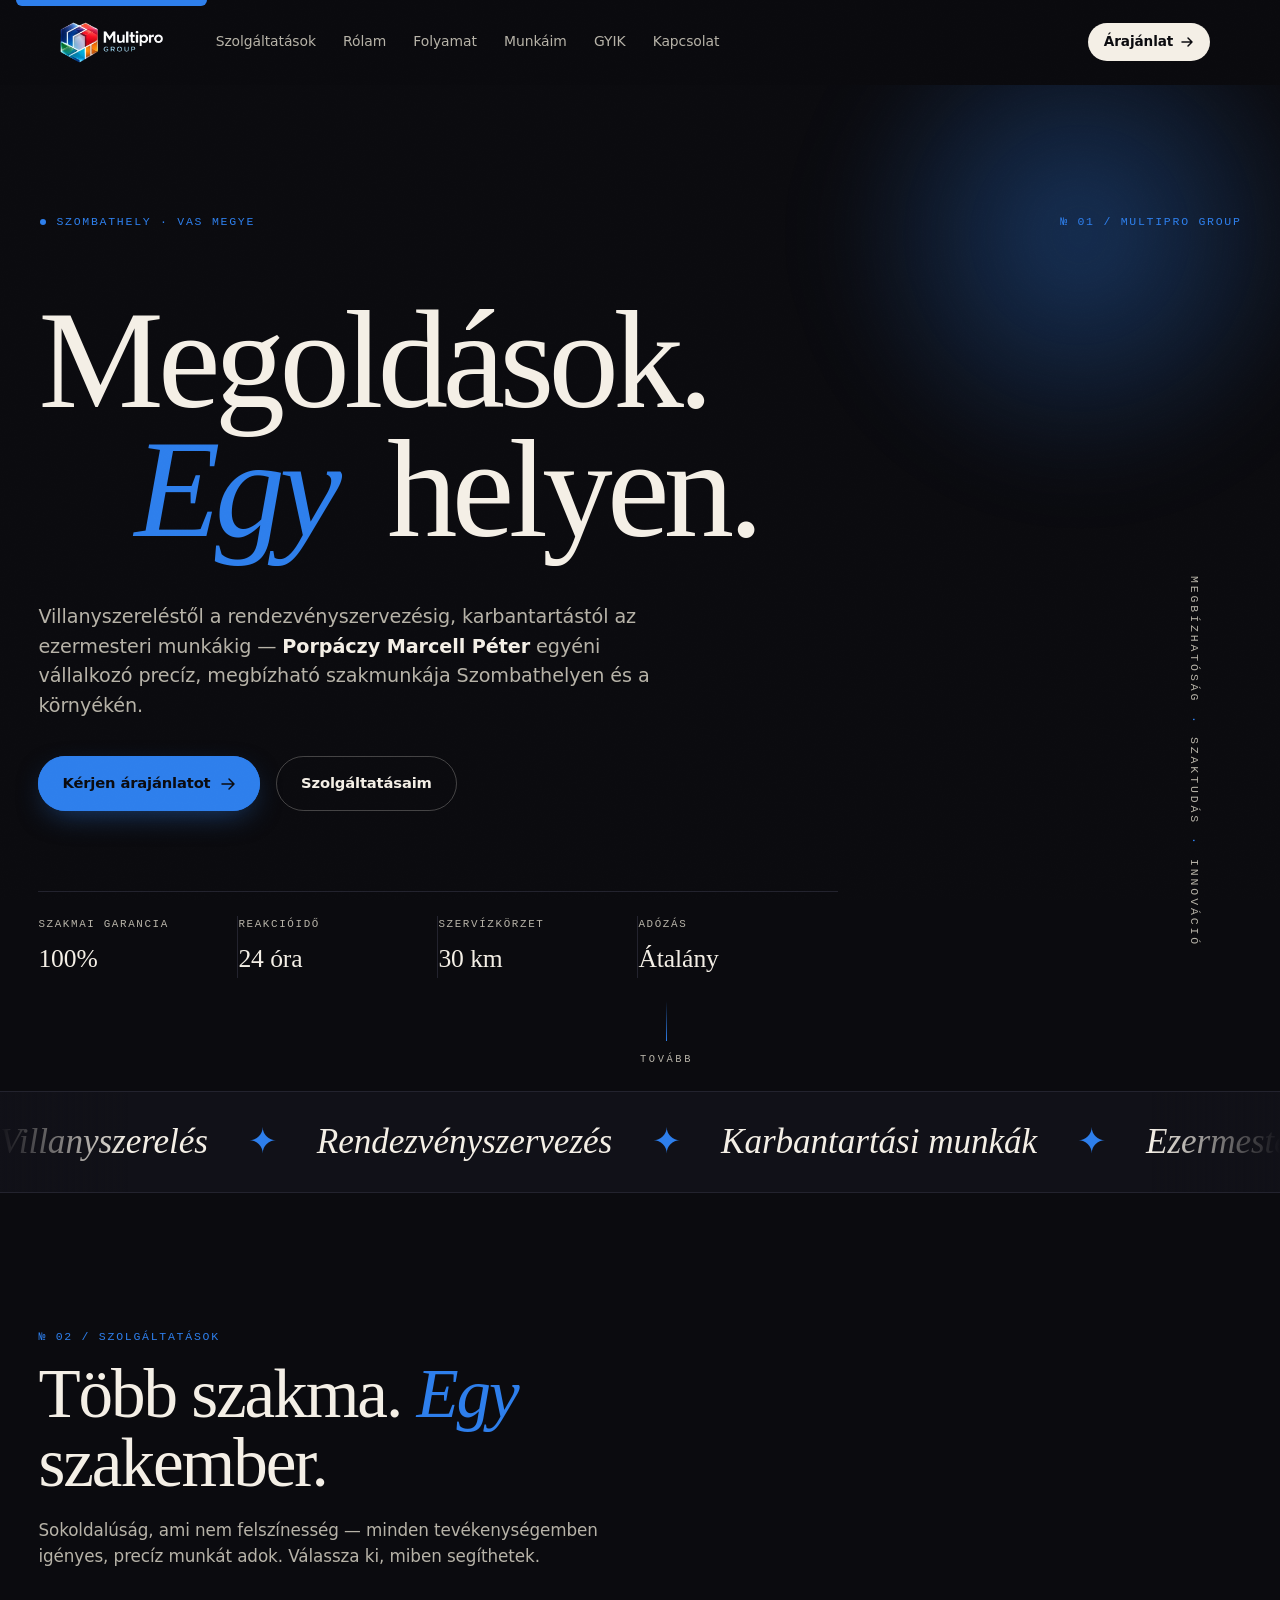
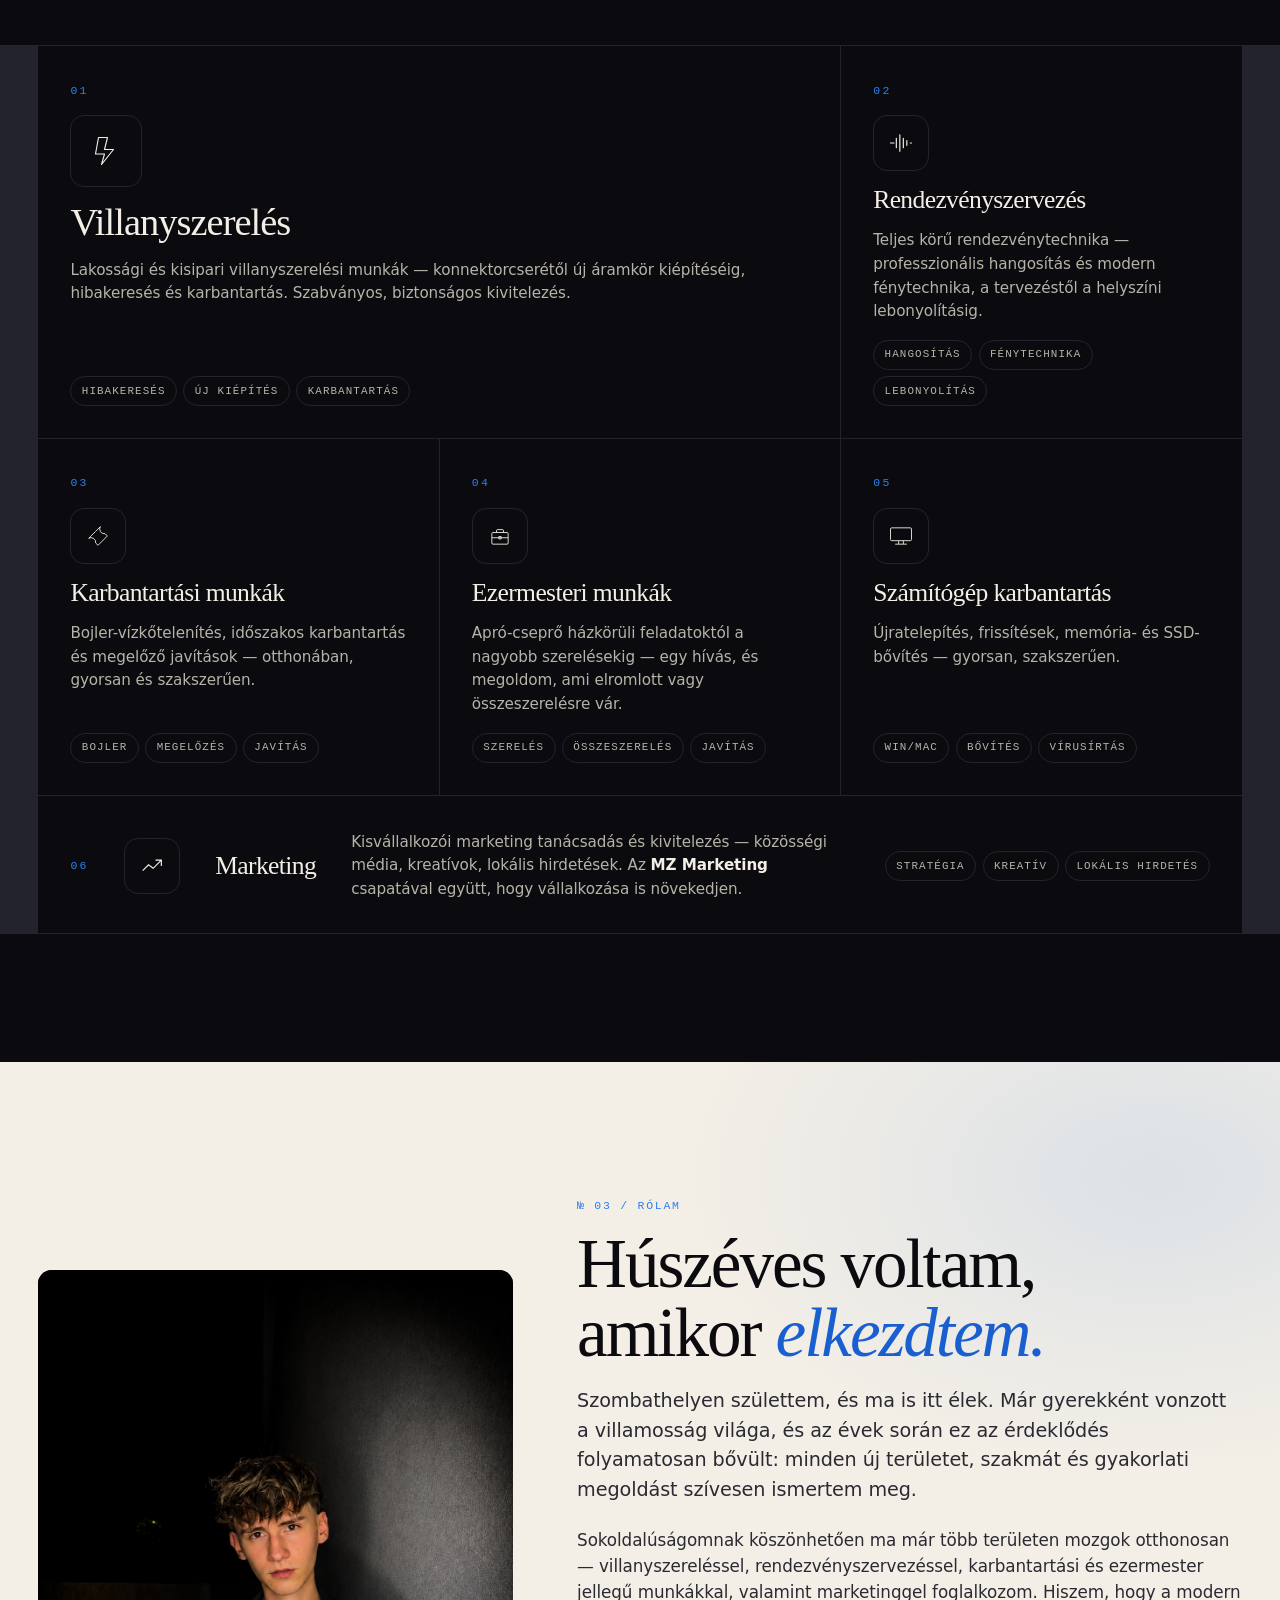
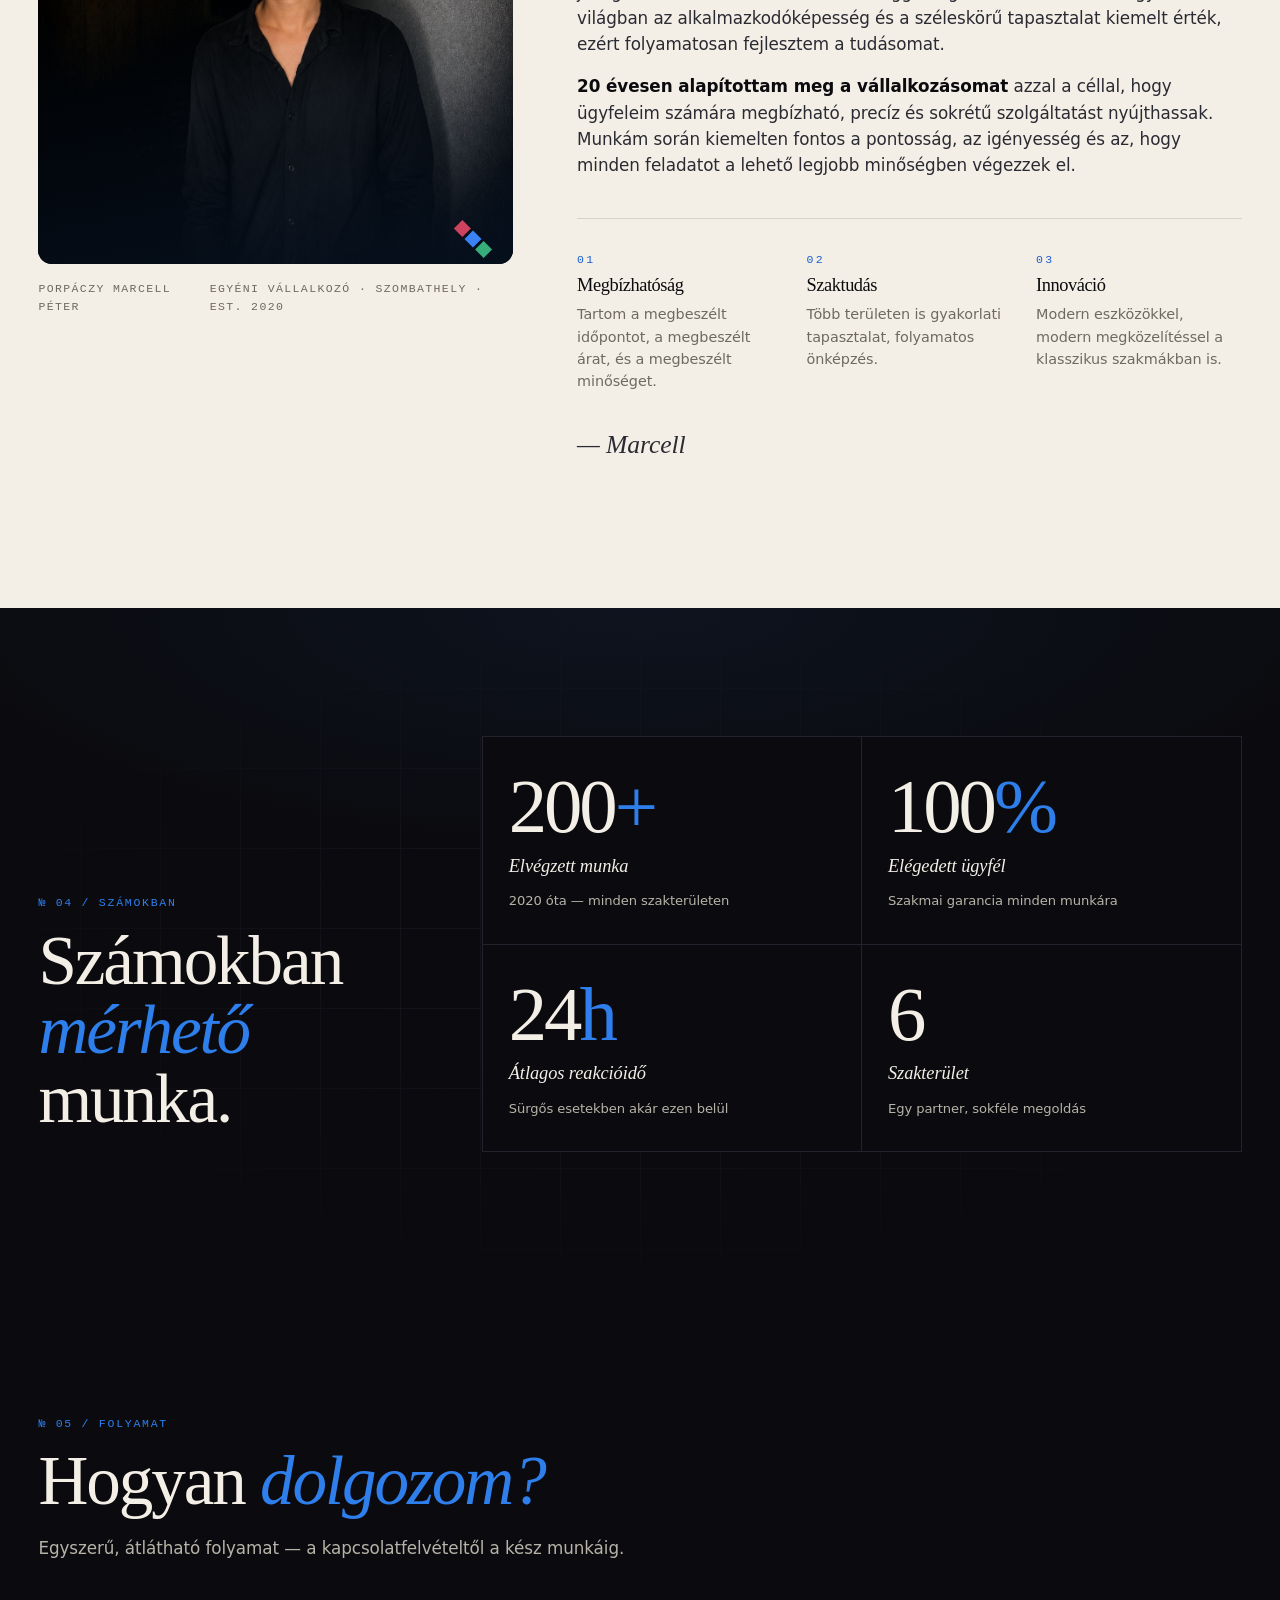
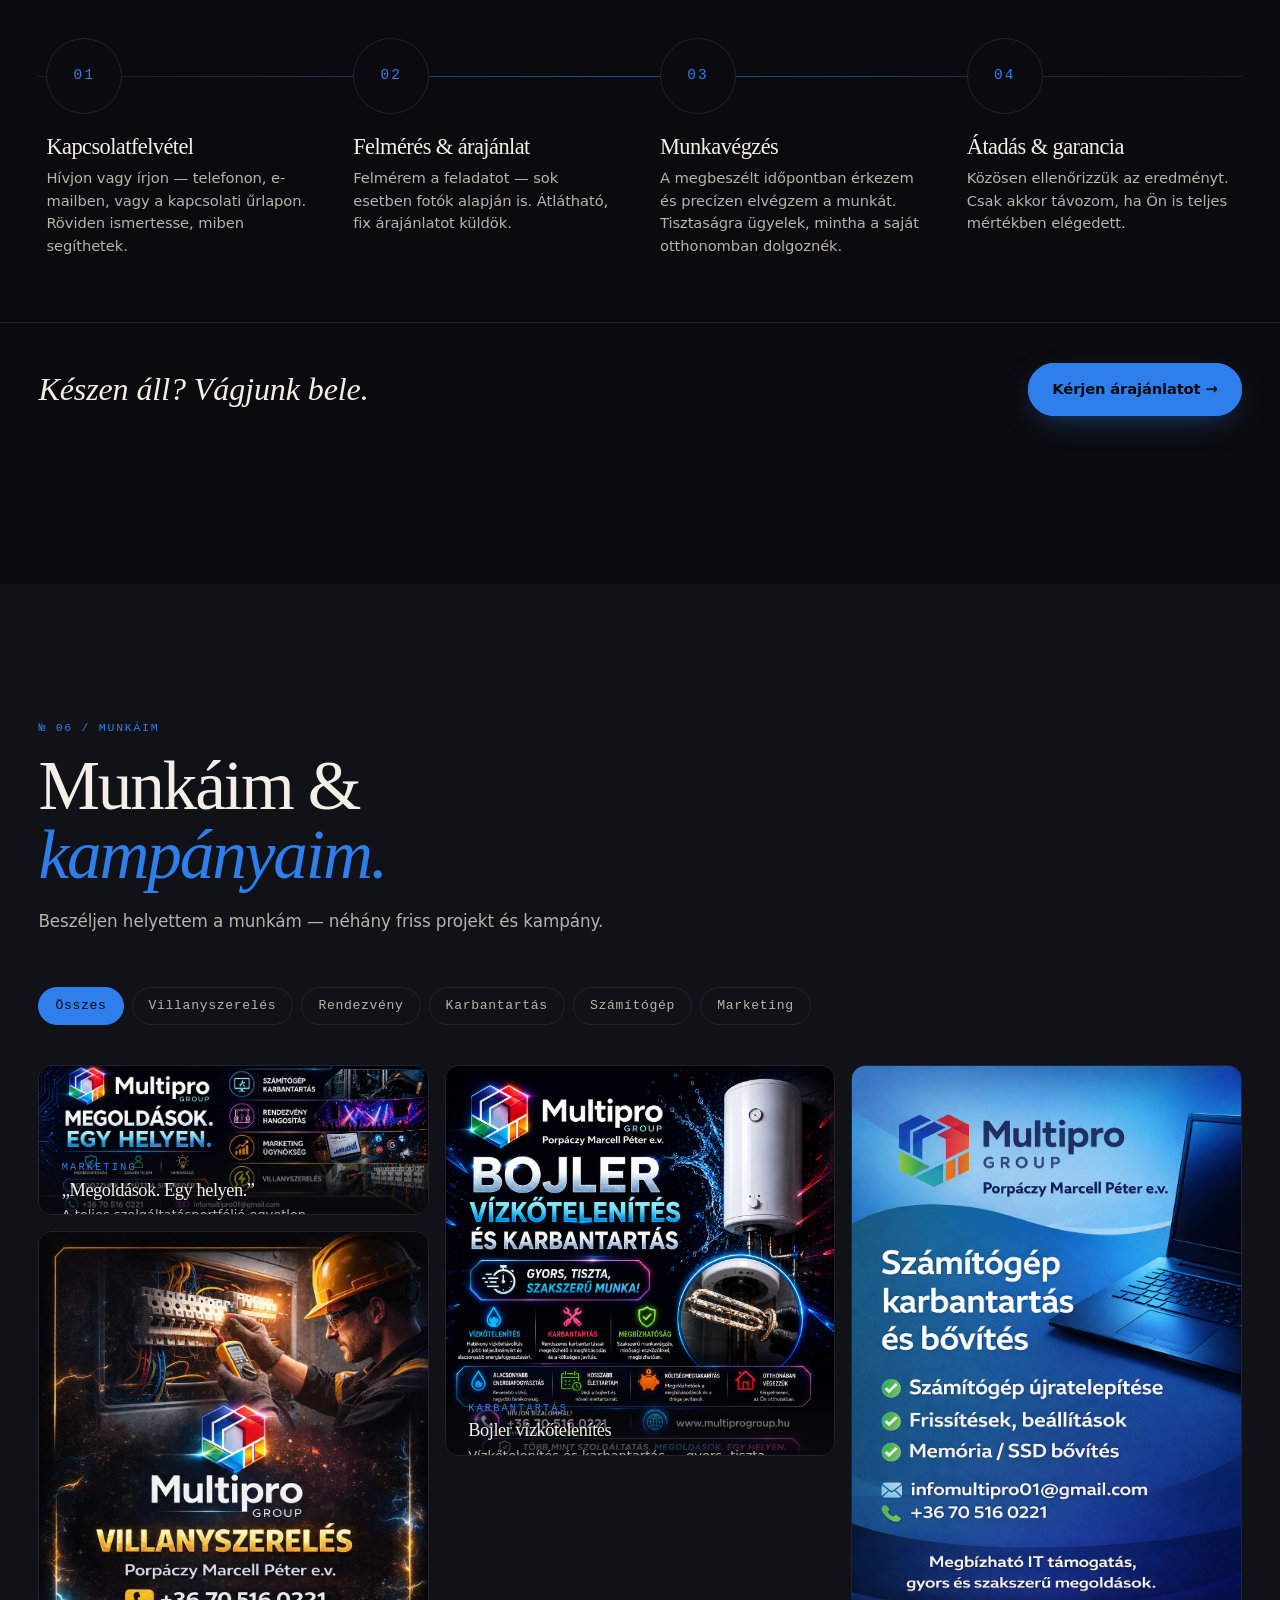
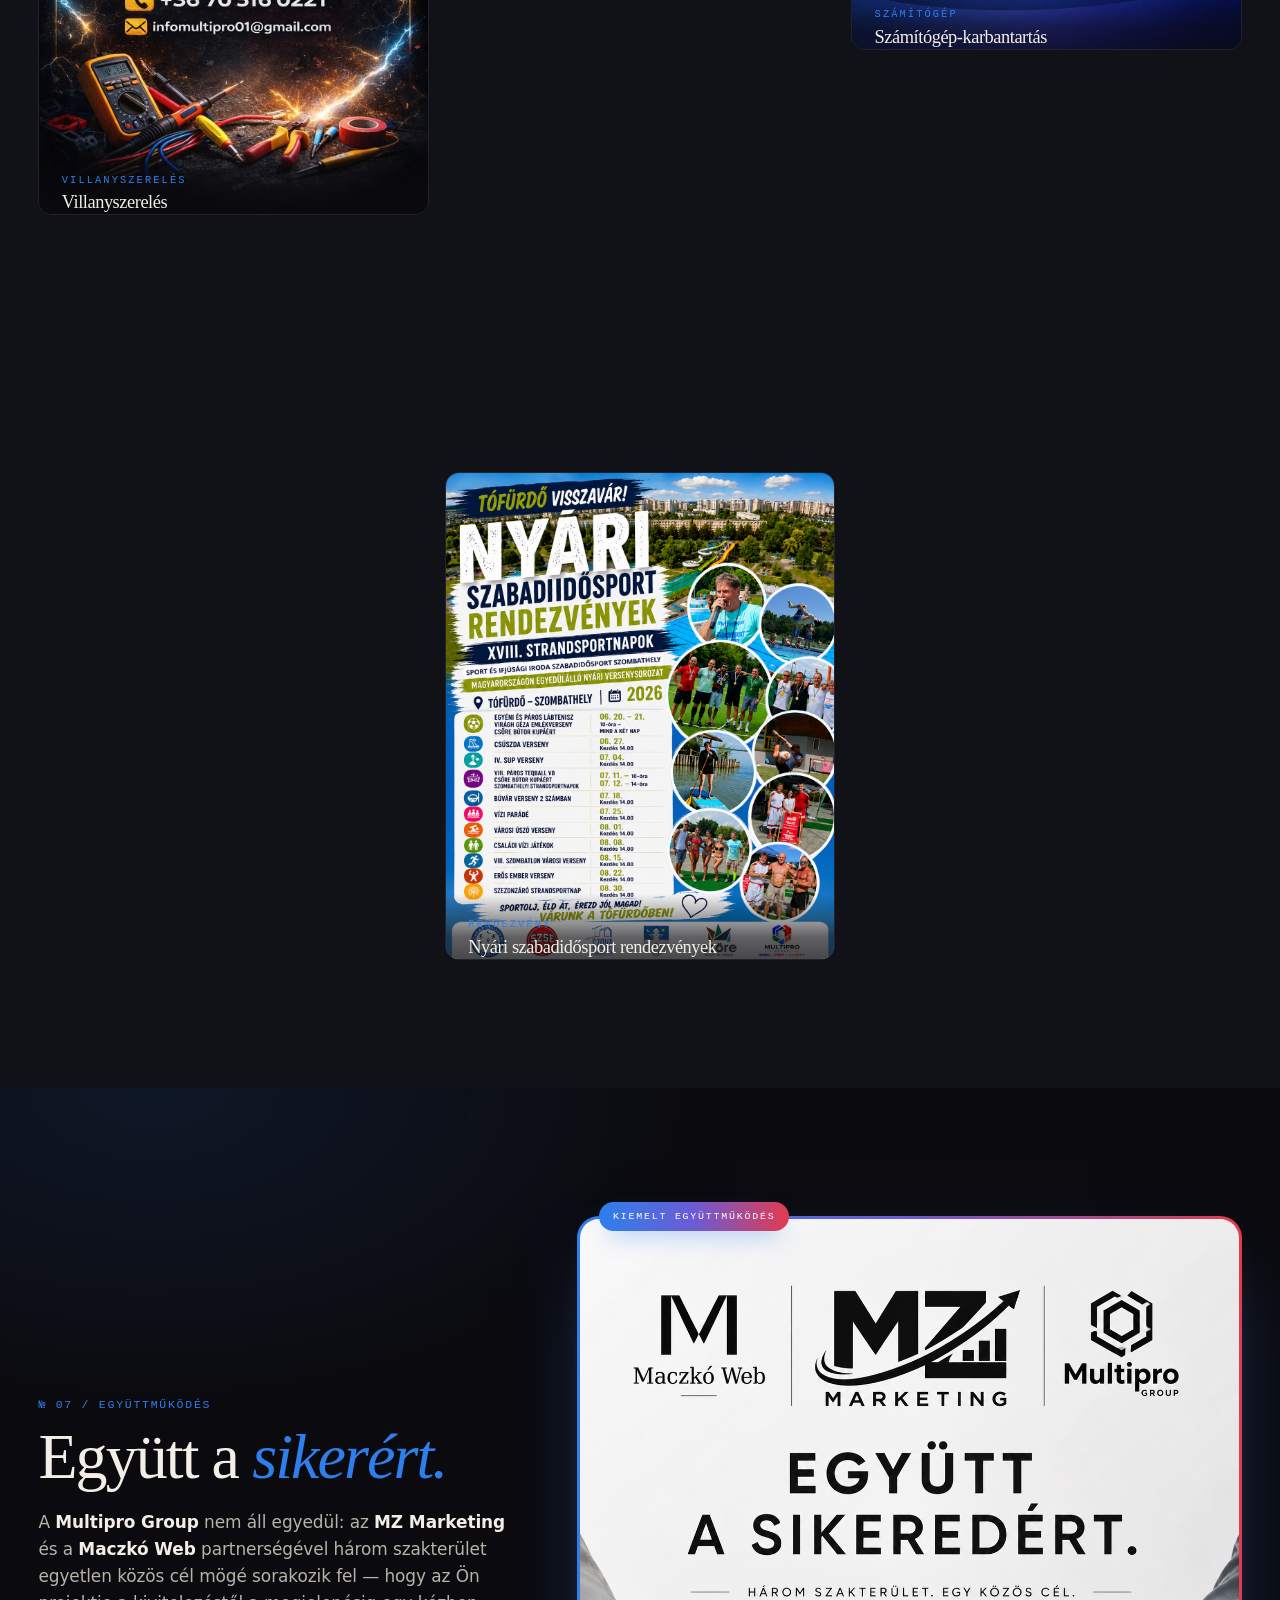
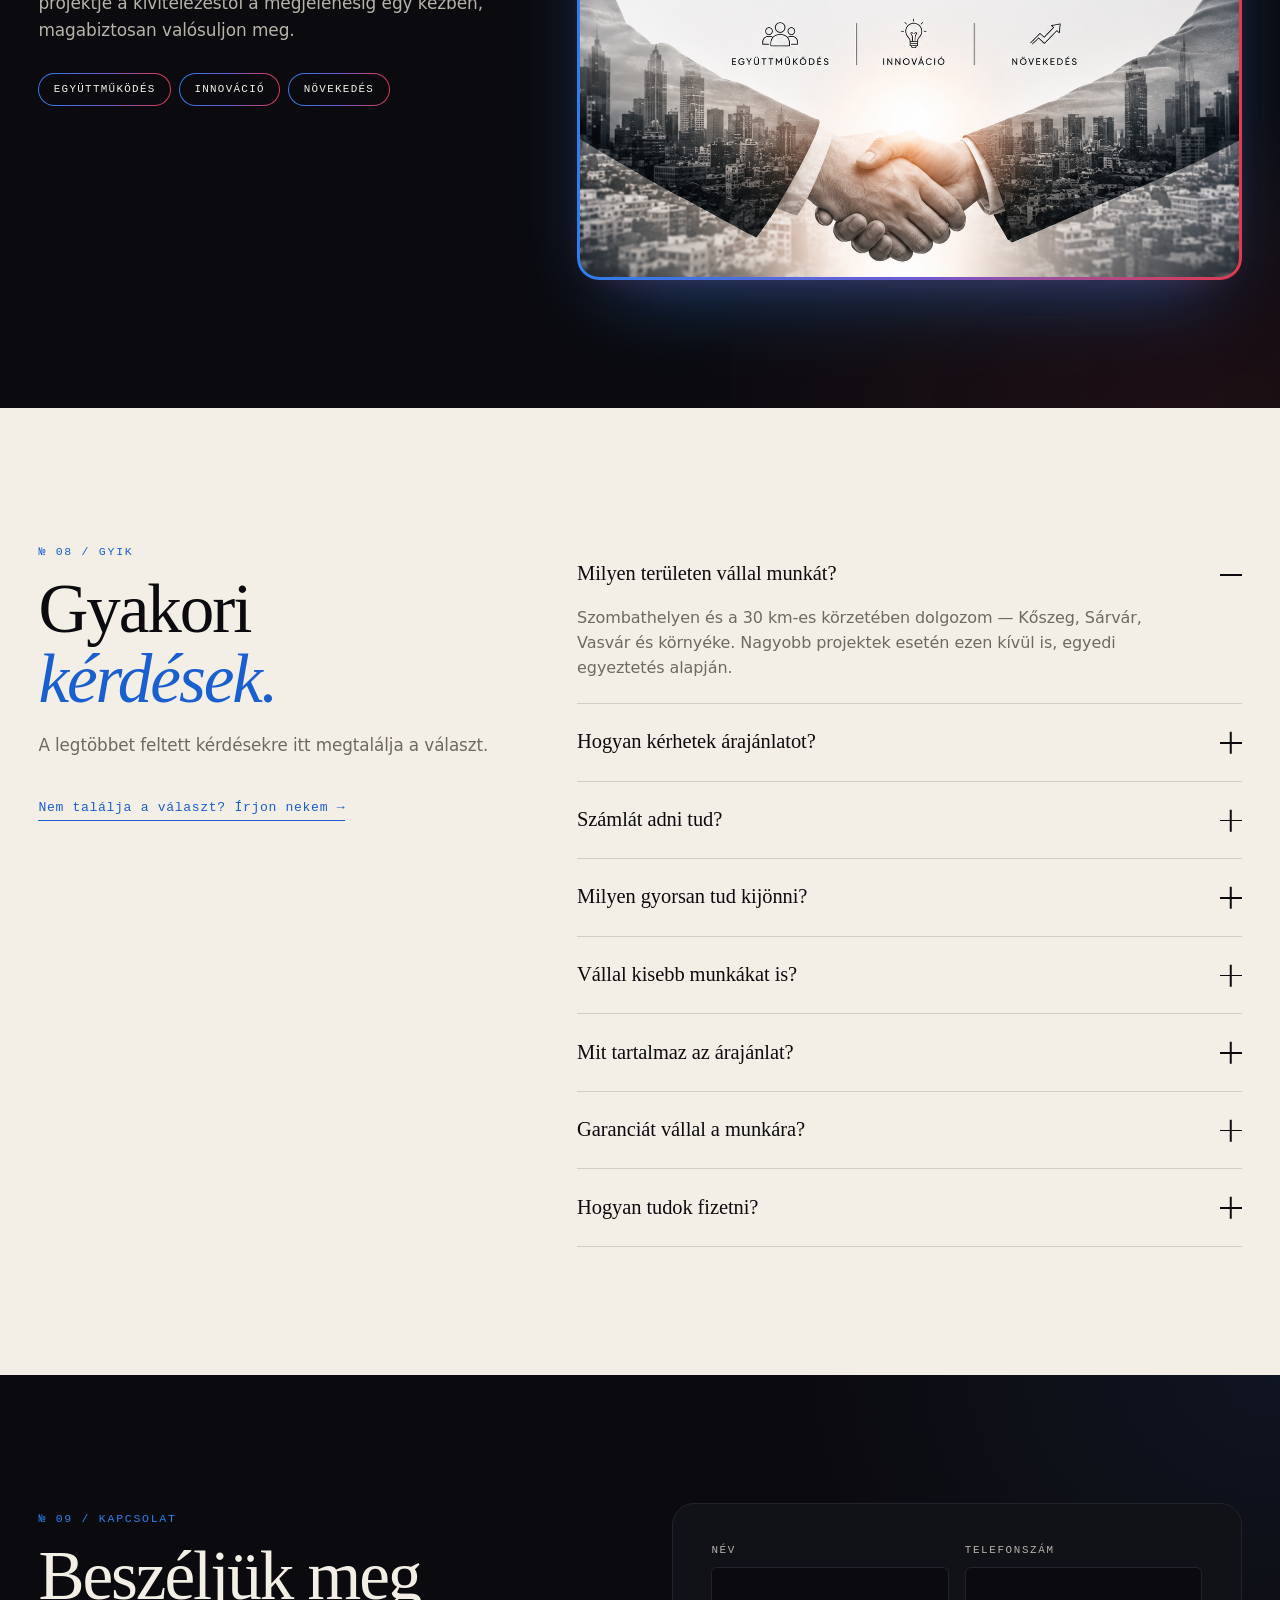
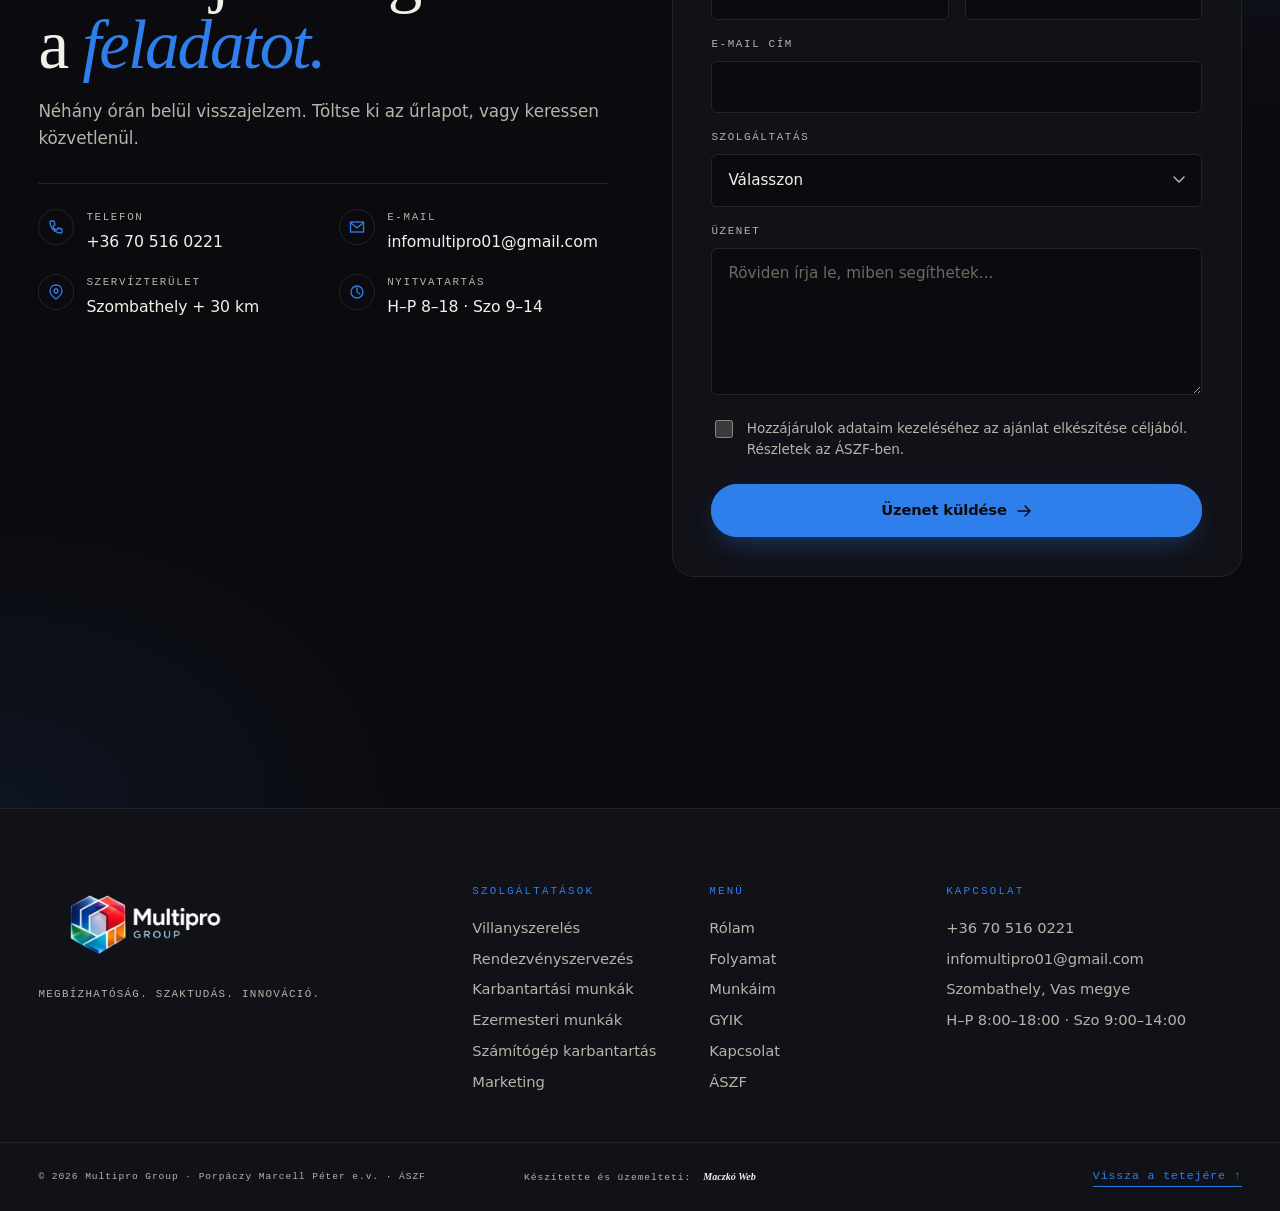
<file: index.html>
<!DOCTYPE html>
<html lang="hu">
<head>
  <meta charset="UTF-8">
  <meta name="viewport" content="width=device-width, initial-scale=1.0">
  <meta http-equiv="X-UA-Compatible" content="IE=edge">

  <!-- Security & Privacy headers (also enforced server-side via .htaccess) -->
  <meta http-equiv="Content-Security-Policy" content="default-src 'self'; script-src 'self' https://adminsite.mmdigital.hu; style-src 'self' https://fonts.googleapis.com 'unsafe-inline'; font-src 'self' https://fonts.gstatic.com; img-src 'self' data: https:; frame-src https://www.openstreetmap.org https://*.openstreetmap.org; connect-src 'self' https://form.mmdigital.hu https://adminsite.mmdigital.hu; form-action 'self' https://form.mmdigital.hu; base-uri 'self'; object-src 'none'; upgrade-insecure-requests;">
  <meta name="referrer" content="strict-origin-when-cross-origin">
  <meta http-equiv="X-Content-Type-Options" content="nosniff">
  <meta http-equiv="Permissions-Policy" content="geolocation=(), microphone=(), camera=(), payment=()">

  <title>Multipro Group · Villanyszerelés, hangosítás és ezermester munkák Szombathelyen | Porpáczy Marcell Péter e.v.</title>
  <meta name="description" content="Megbízható villanyszerelés, rendezvényszervezés (hangosítás és fénytechnika), karbantartási és ezermesteri munkák, számítógép-karbantartás és marketing Szombathelyen és környékén. Porpáczy Marcell Péter egyéni vállalkozó. Megbízhatóság. Szaktudás. Innováció.">
  <meta name="keywords" content="villanyszerelés Szombathely, villanyszerelő Szombathely, rendezvényszervezés Szombathely, rendezvényhangosítás Szombathely, fénytechnika, karbantartás Szombathely, bojler vízkőtelenítés, ezermester Szombathely, számítógép karbantartás Szombathely, marketing, Multipro Group, Porpáczy Marcell">
  <meta name="author" content="Porpáczy Marcell Péter">
  <meta name="robots" content="index, follow, max-image-preview:large">
  <meta name="language" content="Hungarian">
  <meta name="geo.region" content="HU-VAS">
  <meta name="geo.placename" content="Szombathely">
  <meta name="geo.position" content="47.2307;16.6218">
  <meta name="ICBM" content="47.2307, 16.6218">
  <link rel="canonical" href="https://multiprogroup.hu/">

  <!-- Open Graph -->
  <meta property="og:type" content="website">
  <meta property="og:locale" content="hu_HU">
  <meta property="og:site_name" content="Multipro Group">
  <meta property="og:title" content="Multipro Group · Villanyszerelés, hangosítás és ezermester munkák Szombathelyen">
  <meta property="og:description" content="Sokoldalú szakember Szombathelyen — villanyszereléstől a rendezvényszervezésig, karbantartástól az ezermesteri munkákig. Megbízhatóság. Szaktudás. Innováció.">
  <meta property="og:url" content="https://multiprogroup.hu/">
  <meta property="og:image" content="https://multiprogroup.hu/images/brand/logo-dark.png">
  <meta property="og:image:width" content="1200">
  <meta property="og:image:height" content="630">
  <meta property="og:image:alt" content="Multipro Group — Porpáczy Marcell Péter e.v.">

  <!-- Twitter -->
  <meta name="twitter:card" content="summary_large_image">
  <meta name="twitter:title" content="Multipro Group · Megoldások. Egy helyen.">
  <meta name="twitter:description" content="Villanyszerelés, rendezvényszervezés, karbantartás, ezermesteri munkák és több — Szombathely és környéke.">
  <meta name="twitter:image" content="https://multiprogroup.hu/images/brand/logo-dark.png">

  <!-- Theme & Icons -->
  <meta name="theme-color" content="#0B0B0F">
  <meta name="color-scheme" content="dark">
  <link rel="icon" type="image/png" href="images/brand/IMG_0539.png">
  <link rel="apple-touch-icon" href="images/brand/logo-dark.png">
  <link rel="manifest" href="manifest.webmanifest">

  <!-- Preconnect & Fonts -->
  <link rel="preconnect" href="https://fonts.googleapis.com">
  <link rel="preconnect" href="https://fonts.gstatic.com" crossorigin>
  <link href="https://fonts.googleapis.com/css2?family=Fraunces:ital,opsz,wght,SOFT@0,9..144,300..900,0..100;1,9..144,300..900,0..100&family=Manrope:wght@300;400;500;600;700;800&family=JetBrains+Mono:wght@400;500&display=swap" rel="stylesheet">

  <!-- Stylesheet -->
  <link rel="stylesheet" href="css/styles.css">

  <!-- JSON-LD: LocalBusiness -->
  <script type="application/ld+json">
  {
    "@context": "https://schema.org",
    "@type": "LocalBusiness",
    "@id": "https://multiprogroup.hu/#business",
    "name": "Multipro Group",
    "alternateName": "Porpáczy Marcell Péter e.v.",
    "description": "Villanyszerelés, rendezvényszervezés (hangosítás és fénytechnika), karbantartási és ezermesteri munkák, számítógép karbantartás és marketing szolgáltatások Szombathelyen és környékén.",
    "image": "https://multiprogroup.hu/images/brand/logo-dark.png",
    "logo": "https://multiprogroup.hu/images/brand/logo-light.png",
    "url": "https://multiprogroup.hu/",
    "telephone": "+36 70 516 0221",
    "email": "infomultipro01@gmail.com",
    "priceRange": "$$",
    "founder": {
      "@type": "Person",
      "name": "Porpáczy Marcell Péter"
    },
    "address": {
      "@type": "PostalAddress",
      "addressLocality": "Szombathely",
      "addressRegion": "Vas",
      "addressCountry": "HU"
    },
    "geo": {
      "@type": "GeoCoordinates",
      "latitude": 47.2307,
      "longitude": 16.6218
    },
    "areaServed": [
      { "@type": "City", "name": "Szombathely" },
      { "@type": "City", "name": "Kőszeg" },
      { "@type": "City", "name": "Sárvár" },
      { "@type": "City", "name": "Vasvár" },
      { "@type": "AdministrativeArea", "name": "Vas megye" }
    ],
    "openingHoursSpecification": [
      {
        "@type": "OpeningHoursSpecification",
        "dayOfWeek": ["Monday","Tuesday","Wednesday","Thursday","Friday"],
        "opens": "08:00",
        "closes": "18:00"
      },
      {
        "@type": "OpeningHoursSpecification",
        "dayOfWeek": "Saturday",
        "opens": "09:00",
        "closes": "14:00"
      }
    ],
    "slogan": "Megbízhatóság. Szaktudás. Innováció.",
    "knowsLanguage": ["hu"],
    "hasOfferCatalog": {
      "@type": "OfferCatalog",
      "name": "Multipro Group szolgáltatások",
      "itemListElement": [
        { "@type": "Offer", "itemOffered": { "@type": "Service", "name": "Villanyszerelés", "description": "Lakossági és kisipari villanyszerelési munkák — javítás, kiépítés, karbantartás." } },
        { "@type": "Offer", "itemOffered": { "@type": "Service", "name": "Rendezvényszervezés", "description": "Rendezvények teljes körű technikai kiszolgálása — professzionális hangosítás és modern fénytechnika, tervezéstől a lebonyolításig." } },
        { "@type": "Offer", "itemOffered": { "@type": "Service", "name": "Karbantartási munkák", "description": "Bojler-vízkőtelenítés, időszakos karbantartás és megelőző javítások." } },
        { "@type": "Offer", "itemOffered": { "@type": "Service", "name": "Ezermesteri munkák", "description": "Sokrétű házkörüli szerelési, javítási és összeszerelési feladatok." } },
        { "@type": "Offer", "itemOffered": { "@type": "Service", "name": "Számítógép karbantartás", "description": "Számítógép újratelepítése, frissítések, memória és SSD bővítés." } },
        { "@type": "Offer", "itemOffered": { "@type": "Service", "name": "Marketing", "description": "Kisvállalkozói marketing tanácsadás és kivitelezés." } }
      ]
    },
    "sameAs": []
  }
  </script>

  <!-- JSON-LD: WebSite + SearchAction -->
  <script type="application/ld+json">
  {
    "@context": "https://schema.org",
    "@type": "WebSite",
    "@id": "https://multiprogroup.hu/#website",
    "url": "https://multiprogroup.hu/",
    "name": "Multipro Group",
    "inLanguage": "hu-HU",
    "publisher": { "@id": "https://multiprogroup.hu/#business" }
  }
  </script>

  <!-- JSON-LD: BreadcrumbList -->
  <script type="application/ld+json">
  {
    "@context": "https://schema.org",
    "@type": "BreadcrumbList",
    "itemListElement": [
      { "@type": "ListItem", "position": 1, "name": "Kezdőlap", "item": "https://multiprogroup.hu/" }
    ]
  }
  </script>

  <!-- JSON-LD: Person -->
  <script type="application/ld+json">
  {
    "@context": "https://schema.org",
    "@type": "Person",
    "@id": "https://multiprogroup.hu/#marcell",
    "name": "Porpáczy Marcell Péter",
    "jobTitle": "Egyéni vállalkozó · Villanyszerelő · Ezermester",
    "worksFor": { "@id": "https://multiprogroup.hu/#business" },
    "address": {
      "@type": "PostalAddress",
      "addressLocality": "Szombathely",
      "addressRegion": "Vas",
      "addressCountry": "HU"
    },
    "telephone": "+36 70 516 0221",
    "email": "infomultipro01@gmail.com"
  }
  </script>

  <!-- JSON-LD: FAQPage -->
  <script type="application/ld+json">
  {
    "@context": "https://schema.org",
    "@type": "FAQPage",
    "mainEntity": [
      { "@type": "Question", "name": "Milyen területen vállal munkát?", "acceptedAnswer": { "@type": "Answer", "text": "Szombathelyen és a 30 km-es körzetében dolgozom. Nagyobb projektek esetén ezen kívül is, egyedi egyeztetés alapján." } },
      { "@type": "Question", "name": "Hogyan kérhetek árajánlatot?", "acceptedAnswer": { "@type": "Answer", "text": "A kapcsolati űrlapon, e-mailben (infomultipro01@gmail.com) vagy telefonon (+36 70 516 0221). Sok esetben fotók alapján is tudok előzetes ajánlatot adni." } },
      { "@type": "Question", "name": "Számlát adni tud?", "acceptedAnswer": { "@type": "Answer", "text": "Igen, egyéni vállalkozóként — átalányadózás szerint — minden elvégzett munkáról szabályos számlát állítok ki." } },
      { "@type": "Question", "name": "Milyen gyorsan tud kijönni?", "acceptedAnswer": { "@type": "Answer", "text": "Sürgős esetekben akár 24 órán belül, normál megkereséseknél pár napon belül egyeztetjük az időpontot." } },
      { "@type": "Question", "name": "Vállal kisebb munkákat is?", "acceptedAnswer": { "@type": "Answer", "text": "Természetesen — egy konnektor cseréjétől egy nagyobb felújításig minden méretű feladat érdekel." } },
      { "@type": "Question", "name": "Garanciát vállal a munkára?", "acceptedAnswer": { "@type": "Answer", "text": "Igen, minden munkámra szakmai garanciát biztosítok. Ha bármi gond adódik, díjmentesen javítom." } }
    ]
  }
  </script>
</head>
<body>

  <!-- Skip link for accessibility -->
  <a class="skip-link" href="#main">Ugrás a tartalomra</a>

  <!-- ────────── NAV ────────── -->
  <header class="nav" id="nav" role="banner">
    <div class="nav__inner">
      <a href="#top" class="nav__brand" aria-label="Multipro Group kezdőlap">
        <img src="images/brand/IMG_0539.png" alt="Multipro Group — Porpáczy Marcell Péter e.v." class="nav__logo" width="220" height="58">
      </a>
      <nav class="nav__links" aria-label="Fő navigáció">
        <a href="#szolgaltatasok">Szolgáltatások</a>
        <a href="#rolam">Rólam</a>
        <a href="#munkamenet">Folyamat</a>
        <a href="#munkaim">Munkáim</a>
        <a href="#gyik">GYIK</a>
        <a href="#kapcsolat">Kapcsolat</a>
      </nav>
      <a href="#kapcsolat" class="nav__cta">
        <span>Árajánlat</span>
        <svg width="14" height="14" viewBox="0 0 14 14" fill="none" aria-hidden="true"><path d="M2 7h10M8 3l4 4-4 4" stroke="currentColor" stroke-width="1.5" stroke-linecap="round" stroke-linejoin="round"/></svg>
      </a>
      <button class="nav__burger" aria-label="Menü megnyitása" aria-expanded="false" aria-controls="mobile-menu">
        <span></span><span></span><span></span>
      </button>
    </div>
    <div class="nav__mobile" id="mobile-menu" hidden>
      <a href="#szolgaltatasok">Szolgáltatások</a>
      <a href="#rolam">Rólam</a>
      <a href="#munkamenet">Folyamat</a>
      <a href="#munkaim">Munkáim</a>
      <a href="#gyik">GYIK</a>
      <a href="#kapcsolat" class="nav__mobile-cta">Árajánlatot kérek →</a>
    </div>
  </header>

  <main id="main">

    <!-- ────────── HERO ────────── -->
    <section class="hero" id="top" aria-labelledby="hero-h">
      <div class="hero__grain" aria-hidden="true"></div>
      <div class="hero__glow" aria-hidden="true"></div>

      <div class="hero__inner">

        <div class="hero__meta">
          <span class="hero__location">
            <svg width="10" height="10" viewBox="0 0 10 10" aria-hidden="true"><circle cx="5" cy="5" r="3" fill="currentColor"/></svg>
            Szombathely · Vas megye
          </span>
          <span class="hero__index">№ 01 / Multipro Group</span>
        </div>

        <h1 id="hero-h" class="hero__title">
          <span class="hero__line">Megoldások.</span>
          <span class="hero__line hero__line--accent"><em>Egy</em> helyen.</span>
        </h1>

        <p class="hero__lede">
          Villanyszereléstől a rendezvényszervezésig, karbantartástól az ezermesteri munkákig &mdash;
          <strong>Porpáczy Marcell Péter</strong> egyéni vállalkozó precíz, megbízható szakmunkája Szombathelyen és a környékén.
        </p>

        <div class="hero__cta">
          <a href="#kapcsolat" class="btn btn--primary">
            <span>Kérjen árajánlatot</span>
            <svg width="16" height="16" viewBox="0 0 16 16" aria-hidden="true"><path d="M2 8h12M9 3l5 5-5 5" stroke="currentColor" stroke-width="1.5" fill="none" stroke-linecap="round" stroke-linejoin="round"/></svg>
          </a>
          <a href="#szolgaltatasok" class="btn btn--ghost">Szolgáltatásaim</a>
        </div>

        <dl class="hero__stats">
          <div>
            <dt>Szakmai garancia</dt>
            <dd>100%</dd>
          </div>
          <div>
            <dt>Reakcióidő</dt>
            <dd>24 óra</dd>
          </div>
          <div>
            <dt>Szervízkörzet</dt>
            <dd>30 km</dd>
          </div>
          <div>
            <dt>Adózás</dt>
            <dd>Átalány</dd>
          </div>
        </dl>

        <div class="hero__motto" aria-hidden="true">
          <span>Megbízhatóság</span><span class="dot">·</span>
          <span>Szaktudás</span><span class="dot">·</span>
          <span>Innováció</span>
        </div>
      </div>

      <a href="#szolgaltatasok" class="hero__scroll" aria-label="Görgessen tovább">
        <span class="hero__scroll-line"></span>
        <span>Tovább</span>
      </a>
    </section>

    <!-- ────────── MARQUEE ────────── -->
    <div class="marquee" aria-hidden="true">
      <div class="marquee__track">
        <span>Villanyszerelés</span><span class="marquee__dot">✦</span>
        <span>Rendezvényszervezés</span><span class="marquee__dot">✦</span>
        <span>Karbantartási munkák</span><span class="marquee__dot">✦</span>
        <span>Ezermesteri munkák</span><span class="marquee__dot">✦</span>
        <span>Számítógép karbantartás</span><span class="marquee__dot">✦</span>
        <span>Marketing</span><span class="marquee__dot">✦</span>
        <span>Villanyszerelés</span><span class="marquee__dot">✦</span>
        <span>Rendezvényszervezés</span><span class="marquee__dot">✦</span>
        <span>Karbantartási munkák</span><span class="marquee__dot">✦</span>
        <span>Ezermesteri munkák</span><span class="marquee__dot">✦</span>
        <span>Számítógép karbantartás</span><span class="marquee__dot">✦</span>
        <span>Marketing</span><span class="marquee__dot">✦</span>
      </div>
    </div>

    <!-- ────────── SERVICES ────────── -->
    <section class="services" id="szolgaltatasok" aria-labelledby="services-h">
      <header class="section-head">
        <span class="section-head__index">№ 02 / Szolgáltatások</span>
        <h2 id="services-h" class="section-head__title">
          Több szakma. <em>Egy</em> szakember.
        </h2>
        <p class="section-head__lede">
          Sokoldalúság, ami nem felszínesség &mdash; minden tevékenységemben igényes, precíz munkát adok.
          Válassza ki, miben segíthetek.
        </p>
      </header>

      <div class="services__grid">

        <article class="svc svc--feature">
          <div class="svc__num">01</div>
          <div class="svc__icon" aria-hidden="true">
            <svg viewBox="0 0 48 48" fill="none">
              <path d="M14 6 L26 6 L22 22 L34 22 L18 42 L22 28 L10 28 Z" stroke="currentColor" stroke-width="1.5" stroke-linejoin="round"/>
            </svg>
          </div>
          <h3 class="svc__title">Villanyszerelés</h3>
          <p class="svc__desc">
            Lakossági és kisipari villanyszerelési munkák &mdash; konnektorcserétől új áramkör kiépítéséig,
            hibakeresés és karbantartás. Szabványos, biztonságos kivitelezés.
          </p>
          <ul class="svc__tags">
            <li>Hibakeresés</li><li>Új kiépítés</li><li>Karbantartás</li>
          </ul>
        </article>

        <article class="svc">
          <div class="svc__num">02</div>
          <div class="svc__icon" aria-hidden="true">
            <svg viewBox="0 0 48 48" fill="none">
              <path d="M6 24 L12 24 M16 16 L16 32 M22 10 L22 38 M28 16 L28 32 M34 20 L34 28 M40 24 L42 24" stroke="currentColor" stroke-width="2" stroke-linecap="round"/>
            </svg>
          </div>
          <h3 class="svc__title">Rendezvényszervezés</h3>
          <p class="svc__desc">Teljes körű rendezvénytechnika &mdash; professzionális hangosítás és modern fénytechnika, a tervezéstől a helyszíni lebonyolításig.</p>
          <ul class="svc__tags"><li>Hangosítás</li><li>Fénytechnika</li><li>Lebonyolítás</li></ul>
        </article>

        <article class="svc">
          <div class="svc__num">03</div>
          <div class="svc__icon" aria-hidden="true">
            <svg viewBox="0 0 48 48" fill="none">
              <path d="M28 8 a8 8 0 0 0 8 12 L40 24 L24 40 L20 36 a8 8 0 0 0-12-8 L20 16 Z" stroke="currentColor" stroke-width="1.5" stroke-linejoin="round"/>
            </svg>
          </div>
          <h3 class="svc__title">Karbantartási munkák</h3>
          <p class="svc__desc">Bojler-vízkőtelenítés, időszakos karbantartás és megelőző javítások &mdash; otthonában, gyorsan és szakszerűen.</p>
          <ul class="svc__tags"><li>Bojler</li><li>Megelőzés</li><li>Javítás</li></ul>
        </article>

        <article class="svc">
          <div class="svc__num">04</div>
          <div class="svc__icon" aria-hidden="true">
            <svg viewBox="0 0 48 48" fill="none">
              <rect x="10" y="18" width="28" height="20" rx="2" stroke="currentColor" stroke-width="1.5"/>
              <path d="M18 18 v-3 a2 2 0 0 1 2-2 h8 a2 2 0 0 1 2 2 v3 M10 27 h28 M22 25 h4 v4 h-4 Z" stroke="currentColor" stroke-width="1.5" stroke-linejoin="round"/>
            </svg>
          </div>
          <h3 class="svc__title">Ezermesteri munkák</h3>
          <p class="svc__desc">Apró-cseprő házkörüli feladatoktól a nagyobb szerelésekig &mdash; egy hívás, és megoldom, ami elromlott vagy összeszerelésre vár.</p>
          <ul class="svc__tags"><li>Szerelés</li><li>Összeszerelés</li><li>Javítás</li></ul>
        </article>

        <article class="svc">
          <div class="svc__num">05</div>
          <div class="svc__icon" aria-hidden="true">
            <svg viewBox="0 0 48 48" fill="none">
              <rect x="6" y="10" width="36" height="22" rx="2" stroke="currentColor" stroke-width="1.5"/>
              <path d="M14 38 L34 38 M20 32 L20 38 M28 32 L28 38" stroke="currentColor" stroke-width="1.5"/>
            </svg>
          </div>
          <h3 class="svc__title">Számítógép karbantartás</h3>
          <p class="svc__desc">Újratelepítés, frissítések, memória- és SSD-bővítés &mdash; gyorsan, szakszerűen.</p>
          <ul class="svc__tags"><li>Win/Mac</li><li>Bővítés</li><li>Vírusírtás</li></ul>
        </article>

        <article class="svc svc--full">
          <div class="svc__num">06</div>
          <div class="svc__icon" aria-hidden="true">
            <svg viewBox="0 0 48 48" fill="none">
              <path d="M8 32 L18 22 L26 28 L40 14" stroke="currentColor" stroke-width="2" fill="none"/>
              <path d="M30 14 L40 14 L40 24" stroke="currentColor" stroke-width="2" fill="none"/>
            </svg>
          </div>
          <h3 class="svc__title">Marketing</h3>
          <p class="svc__desc">Kisvállalkozói marketing tanácsadás és kivitelezés &mdash; közösségi média, kreatívok, lokális hirdetések. Az <strong>MZ Marketing</strong> csapatával együtt, hogy vállalkozása is növekedjen.</p>
          <ul class="svc__tags"><li>Stratégia</li><li>Kreatív</li><li>Lokális hirdetés</li></ul>
        </article>

      </div>
    </section>

    <!-- ────────── ABOUT ────────── -->
    <section class="about" id="rolam" aria-labelledby="about-h">
      <div class="about__inner">

        <aside class="about__media">
          <figure class="about__photo">
            <img src="images/brand/marcell-2026.png" alt="Porpáczy Marcell Péter — egyéni vállalkozó, Szombathely" loading="lazy" width="1080" height="1440">
            <div class="about__cube" aria-hidden="true">
              <span></span><span></span><span></span>
            </div>
          </figure>
          <div class="about__caption">
            <span>Porpáczy Marcell Péter</span>
            <span>Egyéni vállalkozó · Szombathely · est. 2020</span>
          </div>
        </aside>

        <div class="about__content">
          <span class="section-head__index">№ 03 / Rólam</span>
          <h2 id="about-h" class="about__title">
            Húszéves voltam, amikor <em>elkezdtem.</em>
          </h2>

          <p class="about__lead">
            Szombathelyen születtem, és ma is itt élek. Már gyerekként vonzott a villamosság világa,
            és az évek során ez az érdeklődés folyamatosan bővült: minden új területet,
            szakmát és gyakorlati megoldást szívesen ismertem meg.
          </p>

          <p>
            Sokoldalúságomnak köszönhetően ma már több területen mozgok otthonosan
            &mdash; villanyszereléssel, rendezvényszervezéssel, karbantartási és
            ezermester jellegű munkákkal, valamint marketinggel foglalkozom. Hiszem, hogy a modern világban
            az alkalmazkodóképesség és a széleskörű tapasztalat kiemelt érték, ezért folyamatosan
            fejlesztem a tudásomat.
          </p>

          <p>
            <strong>20 évesen alapítottam meg a vállalkozásomat</strong> azzal a céllal, hogy
            ügyfeleim számára megbízható, precíz és sokrétű szolgáltatást nyújthassak.
            Munkám során kiemelten fontos a pontosság, az igényesség és az, hogy minden
            feladatot a lehető legjobb minőségben végezzek el.
          </p>

          <ul class="about__values">
            <li>
              <span class="about__values-num">01</span>
              <h3>Megbízhatóság</h3>
              <p>Tartom a megbeszélt időpontot, a megbeszélt árat, és a megbeszélt minőséget.</p>
            </li>
            <li>
              <span class="about__values-num">02</span>
              <h3>Szaktudás</h3>
              <p>Több területen is gyakorlati tapasztalat, folyamatos önképzés.</p>
            </li>
            <li>
              <span class="about__values-num">03</span>
              <h3>Innováció</h3>
              <p>Modern eszközökkel, modern megközelítéssel a klasszikus szakmákban is.</p>
            </li>
          </ul>

          <p class="about__sign">— Marcell</p>
        </div>

      </div>
    </section>

    <!-- ────────── STATS ────────── -->
    <section class="stats" aria-label="Számokban">
      <div class="stats__inner">
        <div class="stats__heading">
          <span class="section-head__index">№ 04 / Számokban</span>
          <h2 class="section-head__title">Számokban<br><em>mérhető</em> munka.</h2>
        </div>

        <ul class="stats__list">
          <li class="stat" data-target="200" data-suffix="+">
            <span class="stat__num"><span class="stat__count">0</span><span class="stat__suffix">+</span></span>
            <span class="stat__label">Elvégzett munka</span>
            <span class="stat__detail">2020 óta — minden szakterületen</span>
          </li>
          <li class="stat" data-target="100" data-suffix="%">
            <span class="stat__num"><span class="stat__count">0</span><span class="stat__suffix">%</span></span>
            <span class="stat__label">Elégedett ügyfél</span>
            <span class="stat__detail">Szakmai garancia minden munkára</span>
          </li>
          <li class="stat" data-target="24" data-suffix="h">
            <span class="stat__num"><span class="stat__count">0</span><span class="stat__suffix">h</span></span>
            <span class="stat__label">Átlagos reakcióidő</span>
            <span class="stat__detail">Sürgős esetekben akár ezen belül</span>
          </li>
          <li class="stat" data-target="6" data-suffix="">
            <span class="stat__num"><span class="stat__count">0</span></span>
            <span class="stat__label">Szakterület</span>
            <span class="stat__detail">Egy partner, sokféle megoldás</span>
          </li>
        </ul>
      </div>
    </section>

    <!-- ────────── PROCESS ────────── -->
    <section class="process" id="munkamenet" aria-labelledby="process-h">
      <header class="section-head">
        <span class="section-head__index">№ 05 / Folyamat</span>
        <h2 id="process-h" class="section-head__title">Hogyan <em>dolgozom?</em></h2>
        <p class="section-head__lede">Egyszerű, átlátható folyamat &mdash; a kapcsolatfelvételtől a kész munkáig.</p>
      </header>

      <ol class="process__steps">
        <li class="step">
          <div class="step__num">01</div>
          <h3>Kapcsolatfelvétel</h3>
          <p>Hívjon vagy írjon — telefonon, e-mailben, vagy a kapcsolati űrlapon. Röviden ismertesse, miben segíthetek.</p>
        </li>
        <li class="step">
          <div class="step__num">02</div>
          <h3>Felmérés &amp; árajánlat</h3>
          <p>Felmérem a feladatot — sok esetben fotók alapján is. Átlátható, fix árajánlatot küldök.</p>
        </li>
        <li class="step">
          <div class="step__num">03</div>
          <h3>Munkavégzés</h3>
          <p>A megbeszélt időpontban érkezem és precízen elvégzem a munkát. Tisztaságra ügyelek, mintha a saját otthonomban dolgoznék.</p>
        </li>
        <li class="step">
          <div class="step__num">04</div>
          <h3>Átadás &amp; garancia</h3>
          <p>Közösen ellenőrizzük az eredményt. Csak akkor távozom, ha Ön is teljes mértékben elégedett.</p>
        </li>
      </ol>

      <div class="process__cta">
        <p>Készen áll? Vágjunk bele.</p>
        <a href="#kapcsolat" class="btn btn--primary">Kérjen árajánlatot →</a>
      </div>
    </section>

    <!-- ────────── PORTFOLIO ────────── -->
    <section class="portfolio" id="munkaim" aria-labelledby="portfolio-h">
      <header class="section-head">
        <span class="section-head__index">№ 06 / Munkáim</span>
        <h2 id="portfolio-h" class="section-head__title">Munkáim &amp; <em>kampányaim.</em></h2>
        <p class="section-head__lede">Beszéljen helyettem a munkám &mdash; néhány friss projekt és kampány.</p>
      </header>

      <div class="portfolio__filters" role="tablist" aria-label="Szűrés">
        <button class="chip is-active" data-filter="all" role="tab" aria-selected="true">Összes</button>
        <button class="chip" data-filter="villany" role="tab" aria-selected="false">Villanyszerelés</button>
        <button class="chip" data-filter="rendezveny" role="tab" aria-selected="false">Rendezvény</button>
        <button class="chip" data-filter="karbantartas" role="tab" aria-selected="false">Karbantartás</button>
        <button class="chip" data-filter="it" role="tab" aria-selected="false">Számítógép</button>
        <button class="chip" data-filter="marketing" role="tab" aria-selected="false">Marketing</button>
      </div>

      <div class="portfolio__grid">
        <figure class="card" data-cat="marketing">
          <img src="images/portfolio/03-megoldasok.jpg" alt="Multipro Group szolgáltatások összefoglaló banner — Megoldások. Egy helyen." loading="lazy">
          <figcaption>
            <span class="card__cat">Marketing</span>
            <h3>„Megoldások. Egy helyen.”</h3>
            <p>A teljes szolgáltatásportfólió egyetlen kampányképen.</p>
          </figcaption>
        </figure>

        <figure class="card" data-cat="villany">
          <img src="images/portfolio/villanyszereles-poster.png" alt="Villanyszerelés szolgáltatás kreatív — Multipro Group" loading="lazy">
          <figcaption>
            <span class="card__cat">Villanyszerelés</span>
            <h3>Villanyszerelés</h3>
            <p>Szolgáltatás-kreatív — lakossági és kisipari munkák.</p>
          </figcaption>
        </figure>

        <figure class="card" data-cat="rendezveny">
          <img src="images/portfolio/rendezvenyszervezes-poster.png" alt="Rendezvénytechnika — új RCF hangfalak és fénytechnika, Multipro Group" loading="lazy">
          <figcaption>
            <span class="card__cat">Rendezvény</span>
            <h3>„Új fázishoz érkeztünk”</h3>
            <p>Új RCF hangfalak és modern fénytechnika a rendezvényekhez.</p>
          </figcaption>
        </figure>

        <figure class="card" data-cat="karbantartas">
          <img src="images/portfolio/karbantartas-bojler.png" alt="Bojler vízkőtelenítés és karbantartás — Multipro Group" loading="lazy">
          <figcaption>
            <span class="card__cat">Karbantartás</span>
            <h3>Bojler vízkőtelenítés</h3>
            <p>Vízkőtelenítés és karbantartás — gyors, tiszta, szakszerű munka.</p>
          </figcaption>
        </figure>

        <figure class="card" data-cat="marketing">
          <img src="images/portfolio/08-projekt.png" alt="Multipro Group szolgáltatás-áttekintő — a megoldás itt kezdődik" loading="lazy">
          <figcaption>
            <span class="card__cat">Marketing</span>
            <h3>„A megoldás itt kezdődik”</h3>
            <p>Szolgáltatás-áttekintő kampánykreatív.</p>
          </figcaption>
        </figure>

        <figure class="card" data-cat="rendezveny">
          <img src="images/portfolio/rendezveny-tofurdo.png" alt="Nyári szabadidősport rendezvények — Tófürdő Szombathely, Multipro Group hangosítási partner" loading="lazy">
          <figcaption>
            <span class="card__cat">Rendezvény</span>
            <h3>Nyári szabadidősport rendezvények</h3>
            <p>Tófürdő, Szombathely — hangosítási partner, 2026.</p>
          </figcaption>
        </figure>

        <figure class="card" data-cat="it">
          <img src="images/portfolio/01-szamitogep.jpg" alt="Számítógép karbantartás és bővítés szolgáltatás kampány — Multipro Group" loading="lazy">
          <figcaption>
            <span class="card__cat">Számítógép</span>
            <h3>Számítógép-karbantartás</h3>
            <p>Újratelepítés, frissítések, memória és SSD bővítés.</p>
          </figcaption>
        </figure>

        <figure class="card" data-cat="rendezveny">
          <img src="images/portfolio/media/referencia-design.png" alt="Multipro Group rendezvénytechnika arculat — Hang, Fény, Élmény" loading="lazy">
          <figcaption>
            <span class="card__cat">Rendezvény</span>
            <h3>Hang · Fény · Élmény</h3>
            <p>Multipro Group rendezvénytechnika arculat.</p>
          </figcaption>
        </figure>

        <figure class="card" data-cat="villany">
          <img src="images/portfolio/04-projekt.jpg" alt="Fürdőszobai világítós tükrös szekrény beépítése és villanyszerelés — Multipro Group" loading="lazy">
          <figcaption>
            <span class="card__cat">Villanyszerelés</span>
            <h3>Helyszíni beépítés</h3>
            <p>Világítós tükrös szekrény és kapcsolók-konnektorok szerelése.</p>
          </figcaption>
        </figure>
      </div>
    </section>

    <!-- ────────── COLLAB / EGYÜTT A SIKERÉRT ────────── -->
    <section class="collab" id="egyuttmukodes" aria-labelledby="collab-h">
      <div class="collab__inner">
        <div class="collab__head">
          <span class="section-head__index">№ 07 / Együttműködés</span>
          <h2 id="collab-h" class="collab__title">Együtt a <em>sikerért.</em></h2>
          <p class="collab__lede">
            A <strong>Multipro Group</strong> nem áll egyedül: az <strong>MZ Marketing</strong> és a
            <strong>Maczkó Web</strong> partnerségével három szakterület egyetlen közös cél mögé sorakozik fel
            &mdash; hogy az Ön projektje a kivitelezéstől a megjelenésig egy kézben, magabiztosan valósuljon meg.
          </p>
          <ul class="collab__pills">
            <li>Együttműködés</li><li>Innováció</li><li>Növekedés</li>
          </ul>
        </div>
        <figure class="collab__showcase">
          <span class="collab__badge">Kiemelt együttműködés</span>
          <img src="images/brand/egyutt-a-sikerert.png" alt="Együtt a sikeredért — Maczkó Web, MZ Marketing és Multipro Group együttműködése" loading="lazy" width="1254" height="1254">
        </figure>
      </div>
    </section>

    <!-- ────────── FAQ ────────── -->
    <section class="faq" id="gyik" aria-labelledby="faq-h">
      <div class="faq__inner">
        <header class="faq__head">
          <span class="section-head__index">№ 08 / GYIK</span>
          <h2 id="faq-h" class="section-head__title">Gyakori<br><em>kérdések.</em></h2>
          <p class="section-head__lede">A legtöbbet feltett kérdésekre itt megtalálja a választ.</p>
          <a href="#kapcsolat" class="faq__link">Nem találja a választ? Írjon nekem →</a>
        </header>

        <div class="faq__list">
          <details class="faq__item" open>
            <summary>
              <span>Milyen területen vállal munkát?</span>
              <span class="faq__icon" aria-hidden="true"></span>
            </summary>
            <p>Szombathelyen és a 30 km-es körzetében dolgozom &mdash; Kőszeg, Sárvár, Vasvár és környéke. Nagyobb projektek esetén ezen kívül is, egyedi egyeztetés alapján.</p>
          </details>
          <details class="faq__item">
            <summary>
              <span>Hogyan kérhetek árajánlatot?</span>
              <span class="faq__icon" aria-hidden="true"></span>
            </summary>
            <p>A legegyszerűbb a <a href="#kapcsolat">kapcsolati űrlap</a>, vagy hívjon nyugodtan a <a href="tel:+36705160221">+36 70 516 0221</a> számon. Sok esetben fotók alapján is tudok előzetes ajánlatot adni.</p>
          </details>
          <details class="faq__item">
            <summary>
              <span>Számlát adni tud?</span>
              <span class="faq__icon" aria-hidden="true"></span>
            </summary>
            <p>Igen, egyéni vállalkozóként &mdash; átalányadózás szerint &mdash; minden elvégzett munkáról szabályos számlát állítok ki.</p>
          </details>
          <details class="faq__item">
            <summary>
              <span>Milyen gyorsan tud kijönni?</span>
              <span class="faq__icon" aria-hidden="true"></span>
            </summary>
            <p>Sürgős esetekben akár 24 órán belül, normál megkereséseknél pár napon belül egyeztetjük az időpontot.</p>
          </details>
          <details class="faq__item">
            <summary>
              <span>Vállal kisebb munkákat is?</span>
              <span class="faq__icon" aria-hidden="true"></span>
            </summary>
            <p>Természetesen &mdash; egy konnektor cseréjétől egy nagyobb felújításig minden méretű feladat érdekel.</p>
          </details>
          <details class="faq__item">
            <summary>
              <span>Mit tartalmaz az árajánlat?</span>
              <span class="faq__icon" aria-hidden="true"></span>
            </summary>
            <p>Az anyagköltséget, a munkadíjat és a kiszállást &mdash; előre, átláthatóan. Utólagos meglepetések nélkül.</p>
          </details>
          <details class="faq__item">
            <summary>
              <span>Garanciát vállal a munkára?</span>
              <span class="faq__icon" aria-hidden="true"></span>
            </summary>
            <p>Igen, minden munkámra szakmai garanciát biztosítok. Ha bármi gond adódik, díjmentesen javítom.</p>
          </details>
          <details class="faq__item">
            <summary>
              <span>Hogyan tudok fizetni?</span>
              <span class="faq__icon" aria-hidden="true"></span>
            </summary>
            <p>Készpénzben vagy banki átutalással &mdash; ahogy Önnek egyszerűbb.</p>
          </details>
        </div>
      </div>
    </section>

    <!-- ────────── CONTACT ────────── -->
    <section class="contact" id="kapcsolat" aria-labelledby="contact-h">
      <div class="contact__inner">

        <div class="contact__intro">
          <span class="section-head__index">№ 09 / Kapcsolat</span>
          <h2 id="contact-h" class="contact__title">Beszéljük meg<br>a <em>feladatot.</em></h2>
          <p class="contact__lede">
            Néhány órán belül visszajelzem. Töltse ki az űrlapot, vagy keressen közvetlenül.
          </p>

          <ul class="contact__direct">
            <li>
              <span class="contact__icon" aria-hidden="true">
                <svg width="18" height="18" viewBox="0 0 18 18" fill="none"><path d="M3 4 C3 3 4 3 4 3 H7 L8 7 L6 8 C7 11 7 11 10 12 L11 10 L15 11 V14 C15 14 15 15 14 15 C8 15 3 10 3 4 Z" stroke="currentColor" stroke-width="1.3" stroke-linejoin="round"/></svg>
              </span>
              <span>
                <small>Telefon</small>
                <a href="tel:+36705160221">+36 70 516 0221</a>
              </span>
            </li>
            <li>
              <span class="contact__icon" aria-hidden="true">
                <svg width="18" height="18" viewBox="0 0 18 18" fill="none"><rect x="2.5" y="4" width="13" height="10" stroke="currentColor" stroke-width="1.3"/><path d="M3 5 L9 10 L15 5" stroke="currentColor" stroke-width="1.3" fill="none"/></svg>
              </span>
              <span>
                <small>E-mail</small>
                <a href="mailto:infomultipro01@gmail.com">infomultipro01@gmail.com</a>
              </span>
            </li>
            <li>
              <span class="contact__icon" aria-hidden="true">
                <svg width="18" height="18" viewBox="0 0 18 18" fill="none"><path d="M9 2 C5.5 2 3 4.5 3 8 C3 12 9 16 9 16 C9 16 15 12 15 8 C15 4.5 12.5 2 9 2 Z" stroke="currentColor" stroke-width="1.3"/><circle cx="9" cy="8" r="2" stroke="currentColor" stroke-width="1.3"/></svg>
              </span>
              <span>
                <small>Szervízterület</small>
                <strong>Szombathely + 30 km</strong>
              </span>
            </li>
            <li>
              <span class="contact__icon" aria-hidden="true">
                <svg width="18" height="18" viewBox="0 0 18 18" fill="none"><circle cx="9" cy="9" r="6" stroke="currentColor" stroke-width="1.3"/><path d="M9 5 L9 9 L12 11" stroke="currentColor" stroke-width="1.3" stroke-linecap="round"/></svg>
              </span>
              <span>
                <small>Nyitvatartás</small>
                <strong>H–P 8–18 · Szo 9–14</strong>
              </span>
            </li>
          </ul>

          <div class="contact__map" aria-label="Térkép — Szombathely">
            <iframe
              title="Szombathely térképe"
              src="https://www.openstreetmap.org/export/embed.html?bbox=16.55%2C47.18%2C16.69%2C47.27&amp;layer=mapnik&amp;marker=47.2307%2C16.6218"
              loading="lazy"
              referrerpolicy="no-referrer-when-downgrade"></iframe>
          </div>
        </div>

        <form class="form" id="contact-form"
              action="https://form.mmdigital.hu/api/form/b8kuz8ekRXHS"
              method="POST"
              novalidate>

          <!-- Anti-spam honeypot — bots fill this, humans don't see it -->
          <input type="text" name="_gotcha" tabindex="-1" autocomplete="off" aria-hidden="true" style="position:absolute;left:-9999px;width:1px;height:1px;opacity:0;">

          <!-- Form-open timestamp — lets the handler reject instant, machine-fast submits -->
          <input type="hidden" name="_ts" value="">

          <div class="form__row">
            <label class="field">
              <span>Név</span>
              <input type="text" name="name" autocomplete="name" required>
            </label>
            <label class="field">
              <span>Telefonszám</span>
              <input type="tel" name="phone" autocomplete="tel" inputmode="tel">
            </label>
          </div>
          <label class="field">
            <span>E-mail cím</span>
            <input type="email" name="email" autocomplete="email" required>
          </label>
          <label class="field">
            <span>Szolgáltatás</span>
            <select name="service" required>
              <option value="" disabled selected>Válasszon</option>
              <option>Villanyszerelés</option>
              <option>Rendezvényszervezés</option>
              <option>Karbantartási munkák</option>
              <option>Ezermesteri munkák</option>
              <option>Számítógép karbantartás</option>
              <option>Marketing</option>
              <option>Egyéb / nem tudom</option>
            </select>
          </label>
          <label class="field">
            <span>Üzenet</span>
            <textarea name="message" rows="5" placeholder="Röviden írja le, miben segíthetek..." required></textarea>
          </label>
          <label class="checkbox">
            <input type="checkbox" required>
            <span>Hozzájárulok adataim kezeléséhez az ajánlat elkészítése céljából. Részletek az <a href="aszf.html">ÁSZF-ben</a>.</span>
          </label>
          <button type="submit" class="btn btn--primary btn--block">
            <span>Üzenet küldése</span>
            <svg width="16" height="16" viewBox="0 0 16 16" aria-hidden="true"><path d="M2 8h12M9 3l5 5-5 5" stroke="currentColor" stroke-width="1.5" fill="none" stroke-linecap="round" stroke-linejoin="round"/></svg>
          </button>

          <div class="form__success" hidden role="status">
            <h3>Köszönöm az üzenetét!</h3>
            <p>Az ajánlatkérés sikeresen megérkezett. Hamarosan jelentkezem &mdash; addig is jó napot kívánok.</p>
          </div>

          <div class="form__error" hidden role="alert">
            <h3>Hiba történt</h3>
            <p>Sajnos most nem sikerült elküldeni az üzenetet. Kérem, próbálja újra, vagy írjon közvetlenül a <a href="mailto:infomultipro01@gmail.com">infomultipro01@gmail.com</a> címre.</p>
          </div>
        </form>

      </div>
    </section>

  </main>

  <!-- ────────── FOOTER ────────── -->
  <footer class="footer" role="contentinfo">
    <div class="footer__inner">

      <div class="footer__brand">
        <img src="images/brand/IMG_0539.png" alt="Multipro Group" class="footer__logo" width="240" height="64">
        <small>Megbízhatóság. Szaktudás. Innováció.</small>
      </div>

      <nav class="footer__col" aria-label="Szolgáltatások">
        <h4>Szolgáltatások</h4>
        <a href="#szolgaltatasok">Villanyszerelés</a>
        <a href="#szolgaltatasok">Rendezvényszervezés</a>
        <a href="#szolgaltatasok">Karbantartási munkák</a>
        <a href="#szolgaltatasok">Ezermesteri munkák</a>
        <a href="#szolgaltatasok">Számítógép karbantartás</a>
        <a href="#szolgaltatasok">Marketing</a>
      </nav>

      <nav class="footer__col" aria-label="Menü">
        <h4>Menü</h4>
        <a href="#rolam">Rólam</a>
        <a href="#munkamenet">Folyamat</a>
        <a href="#munkaim">Munkáim</a>
        <a href="#gyik">GYIK</a>
        <a href="#kapcsolat">Kapcsolat</a>
        <a href="aszf.html">ÁSZF</a>
      </nav>

      <div class="footer__col">
        <h4>Kapcsolat</h4>
        <a href="tel:+36705160221">+36 70 516 0221</a>
        <a href="mailto:infomultipro01@gmail.com">infomultipro01@gmail.com</a>
        <span>Szombathely, Vas megye</span>
        <span>H–P 8:00–18:00 · Szo 9:00–14:00</span>
      </div>

    </div>

    <div class="footer__bottom">
      <small>© <span id="year">2026</span> Multipro Group · Porpáczy Marcell Péter e.v. · <a href="aszf.html">ÁSZF</a></small>
      <small class="footer__credit">Készítette és üzemelteti: <strong>Maczkó Web</strong></small>
      <a href="#top" class="footer__top">Vissza a tetejére ↑</a>
    </div>
  </footer>

  <script src="js/main.js" defer></script>
  <script defer src="https://adminsite.mmdigital.hu/analitika.js" data-kulcs="7-Y9zfeyveOW"></script>
</body>
</html>
</file>
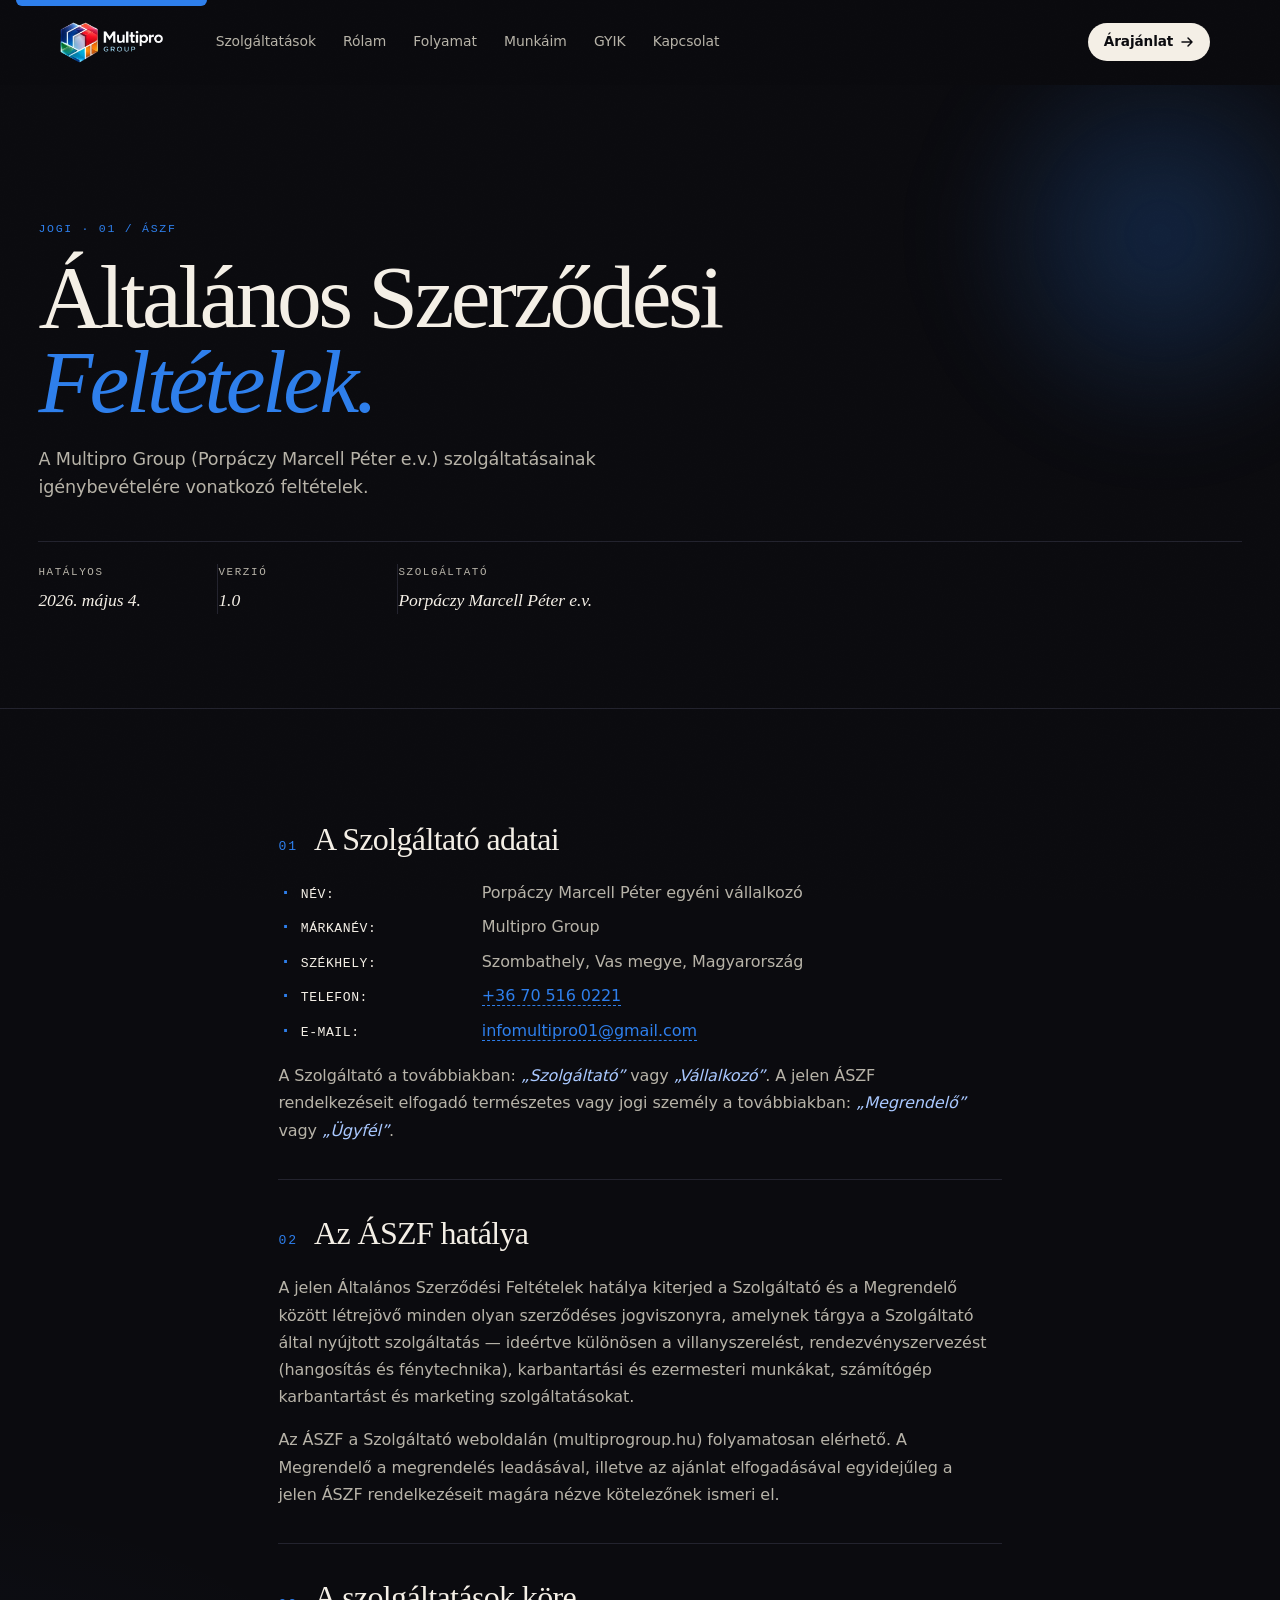
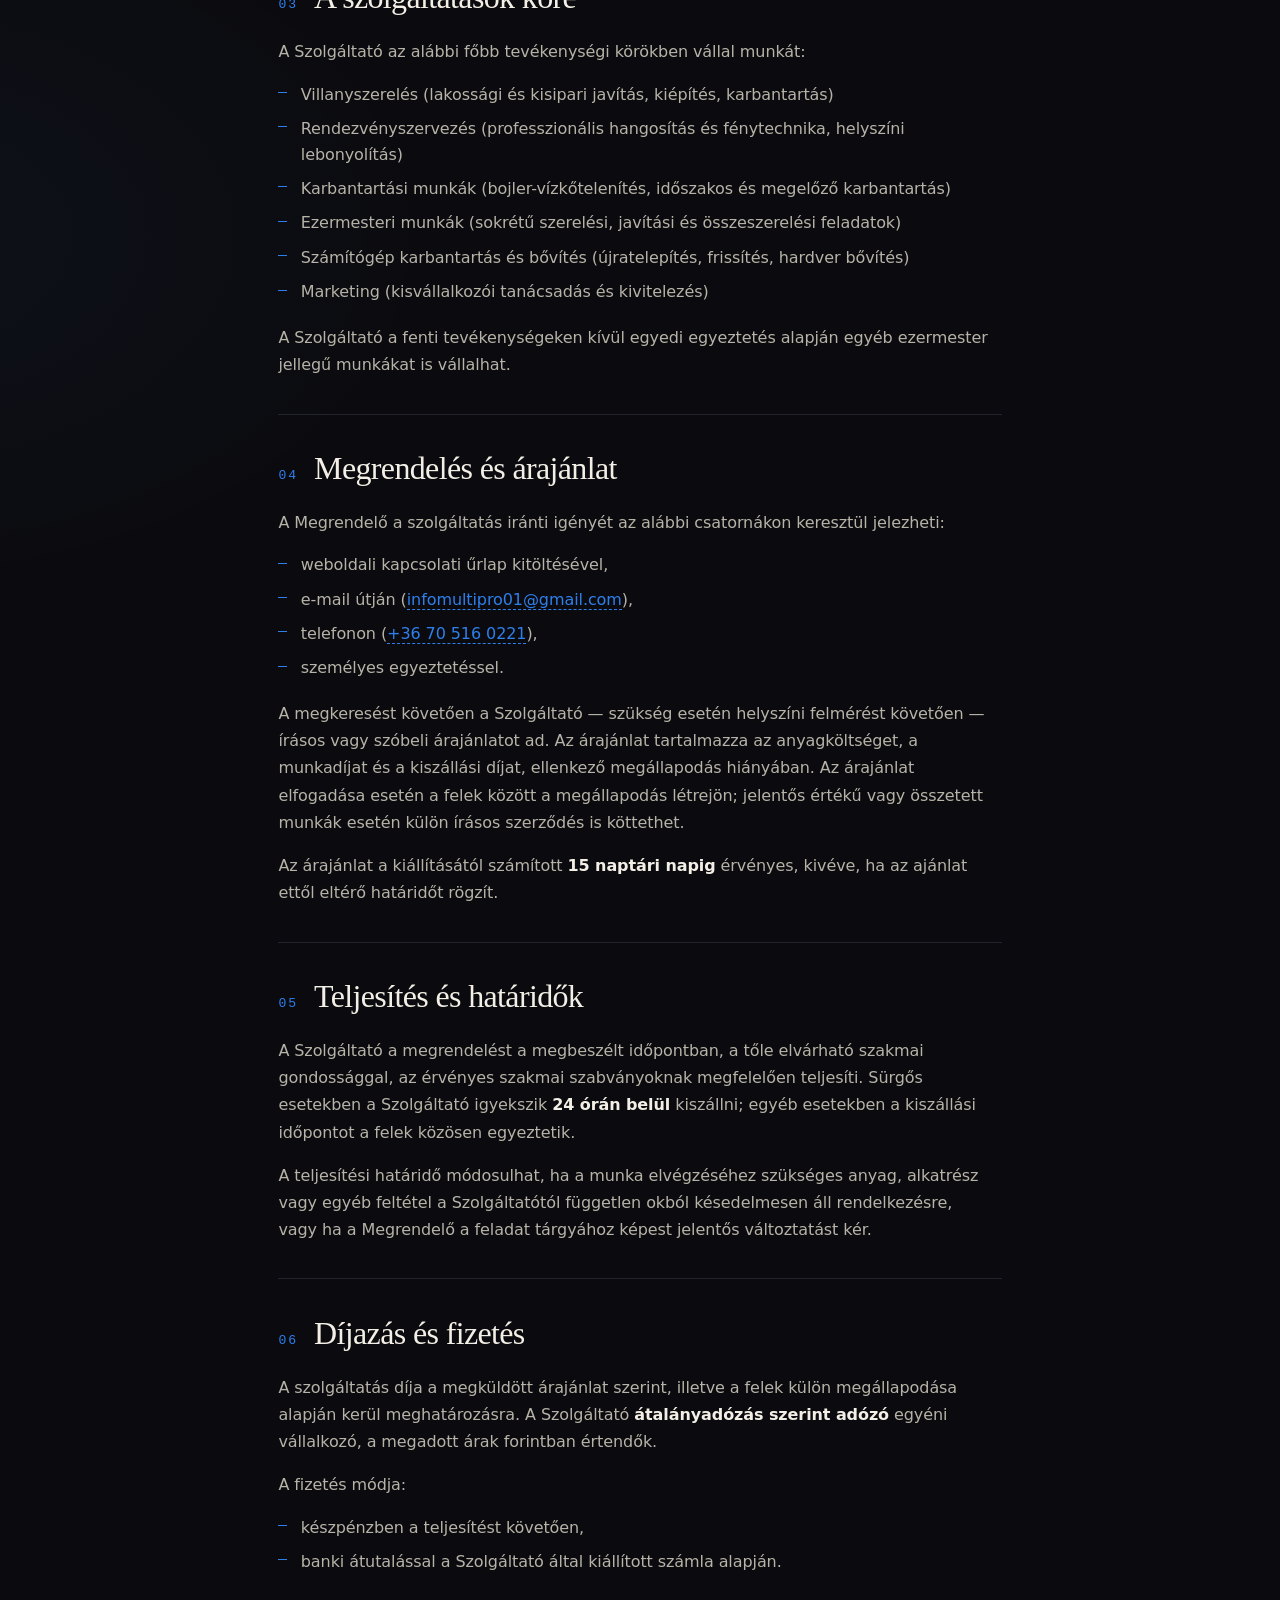
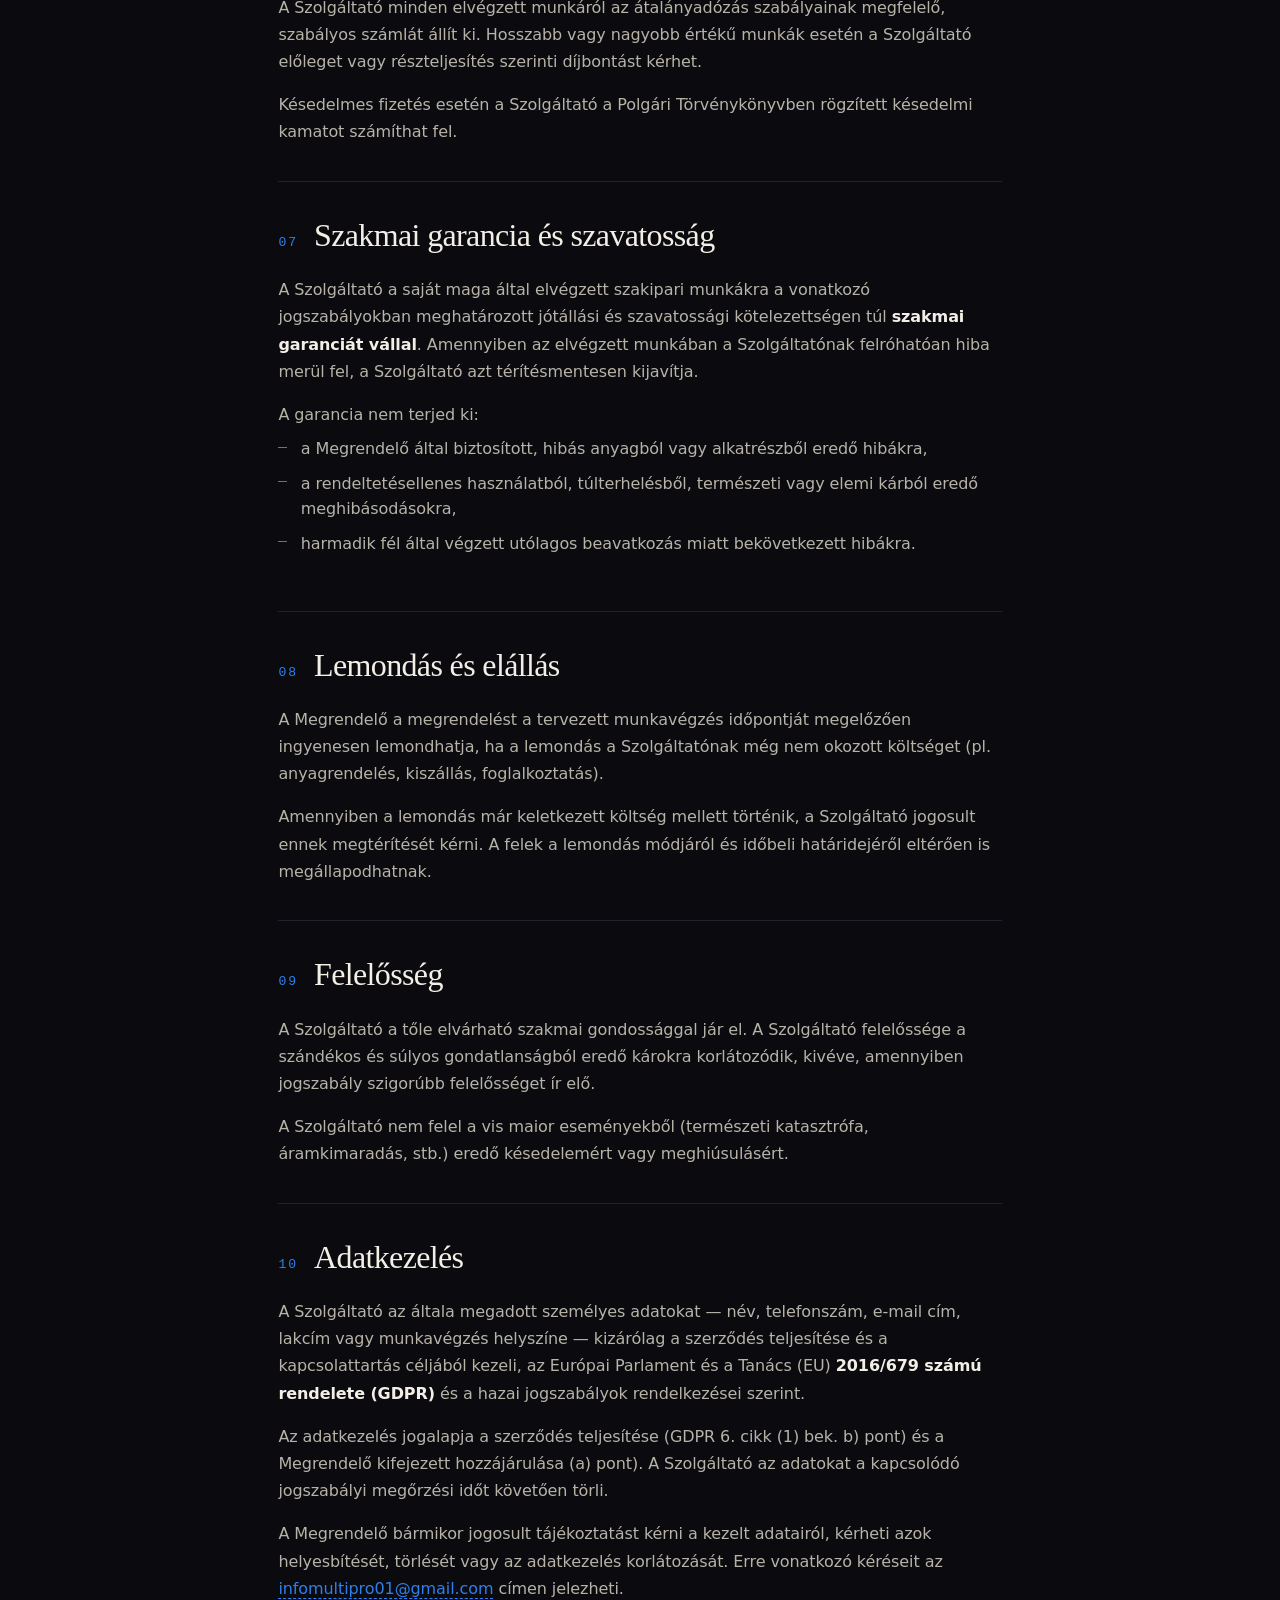
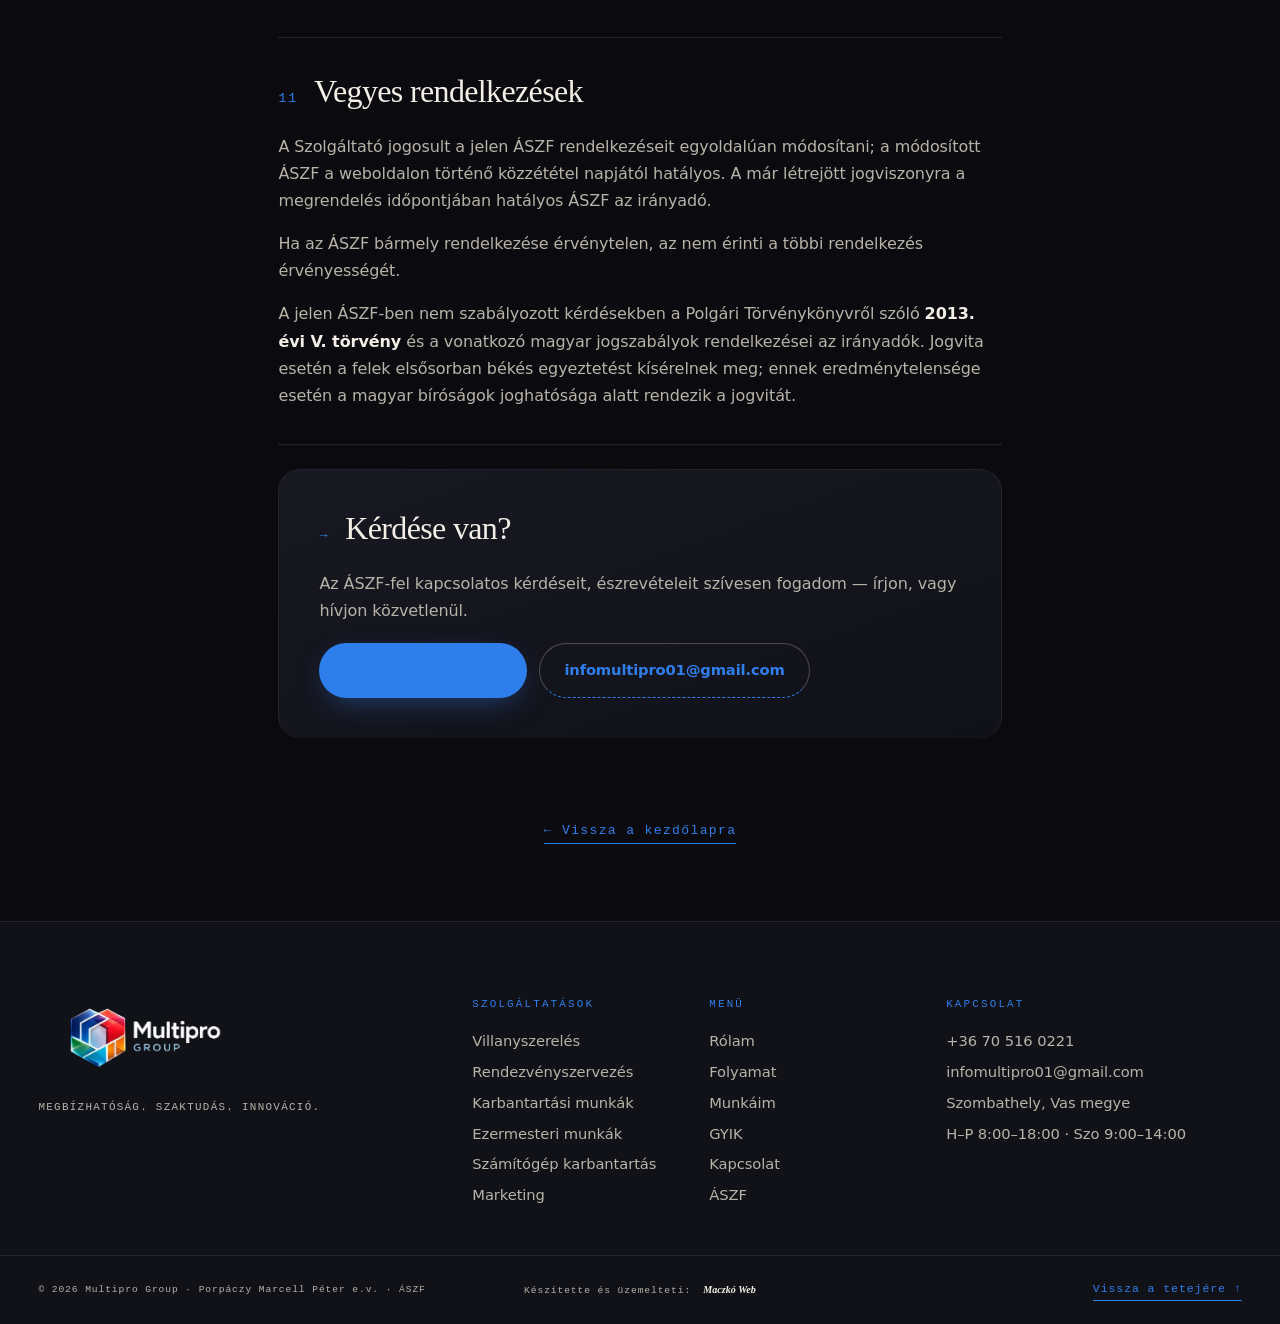
<file: aszf.html>
<!DOCTYPE html>
<html lang="hu">
<head>
  <meta charset="UTF-8">
  <meta name="viewport" content="width=device-width, initial-scale=1.0">
  <meta http-equiv="Content-Security-Policy" content="default-src 'self'; script-src 'self' https://adminsite.mmdigital.hu; style-src 'self' https://fonts.googleapis.com 'unsafe-inline'; font-src 'self' https://fonts.gstatic.com; img-src 'self' data: https:; frame-src https://www.openstreetmap.org https://*.openstreetmap.org; connect-src 'self' https://form.mmdigital.hu https://adminsite.mmdigital.hu; form-action 'self' https://form.mmdigital.hu; base-uri 'self'; object-src 'none'; upgrade-insecure-requests;">
  <meta name="referrer" content="strict-origin-when-cross-origin">
  <meta http-equiv="X-Content-Type-Options" content="nosniff">
  <meta http-equiv="Permissions-Policy" content="geolocation=(), microphone=(), camera=(), payment=()">
  <title>Általános Szerződési Feltételek (ÁSZF) | Multipro Group</title>
  <meta name="description" content="Multipro Group — Porpáczy Marcell Péter e.v. Általános Szerződési Feltételei. Szolgáltatások igénybevétele, árajánlat, fizetés, garancia és adatkezelés.">
  <meta name="robots" content="index, follow">
  <meta name="theme-color" content="#0B0B0F">
  <meta name="color-scheme" content="dark">
  <link rel="canonical" href="https://multiprogroup.hu/aszf.html">
  <link rel="icon" type="image/png" href="images/brand/IMG_0539.png">
  <link rel="preconnect" href="https://fonts.googleapis.com">
  <link rel="preconnect" href="https://fonts.gstatic.com" crossorigin>
  <link href="https://fonts.googleapis.com/css2?family=Fraunces:ital,opsz,wght,SOFT@0,9..144,300..900,0..100;1,9..144,300..900,0..100&family=Manrope:wght@300;400;500;600;700;800&family=JetBrains+Mono:wght@400;500&display=swap" rel="stylesheet">
  <link rel="stylesheet" href="css/styles.css">
</head>
<body>
  <a class="skip-link" href="#main">Ugrás a tartalomra</a>

  <!-- ────────── NAV ────────── -->
  <header class="nav" id="nav" role="banner">
    <div class="nav__inner">
      <a href="index.html" class="nav__brand" aria-label="Multipro Group kezdőlap">
        <img src="images/brand/IMG_0539.png" alt="Multipro Group — Porpáczy Marcell Péter e.v." class="nav__logo" width="220" height="58">
      </a>
      <nav class="nav__links" aria-label="Fő navigáció">
        <a href="index.html#szolgaltatasok">Szolgáltatások</a>
        <a href="index.html#rolam">Rólam</a>
        <a href="index.html#munkamenet">Folyamat</a>
        <a href="index.html#munkaim">Munkáim</a>
        <a href="index.html#gyik">GYIK</a>
        <a href="index.html#kapcsolat">Kapcsolat</a>
      </nav>
      <a href="index.html#kapcsolat" class="nav__cta">
        <span>Árajánlat</span>
        <svg width="14" height="14" viewBox="0 0 14 14" fill="none" aria-hidden="true"><path d="M2 7h10M8 3l4 4-4 4" stroke="currentColor" stroke-width="1.5" stroke-linecap="round" stroke-linejoin="round"/></svg>
      </a>
      <button class="nav__burger" aria-label="Menü megnyitása" aria-expanded="false" aria-controls="mobile-menu">
        <span></span><span></span><span></span>
      </button>
    </div>
    <div class="nav__mobile" id="mobile-menu" hidden>
      <a href="index.html#szolgaltatasok">Szolgáltatások</a>
      <a href="index.html#rolam">Rólam</a>
      <a href="index.html#munkamenet">Folyamat</a>
      <a href="index.html#munkaim">Munkáim</a>
      <a href="index.html#gyik">GYIK</a>
      <a href="index.html#kapcsolat" class="nav__mobile-cta">Árajánlatot kérek →</a>
    </div>
  </header>

  <main id="main" class="legal">

    <header class="legal__hero">
      <div class="legal__hero-inner">
        <span class="section-head__index">Jogi · 01 / ÁSZF</span>
        <h1 class="legal__title">Általános Szerződési<br><em>Feltételek.</em></h1>
        <p class="legal__lede">A Multipro Group (Porpáczy Marcell Péter e.v.) szolgáltatásainak igénybevételére vonatkozó feltételek.</p>
        <dl class="legal__meta">
          <div><dt>Hatályos</dt><dd>2026. május 4.</dd></div>
          <div><dt>Verzió</dt><dd>1.0</dd></div>
          <div><dt>Szolgáltató</dt><dd>Porpáczy Marcell Péter e.v.</dd></div>
        </dl>
      </div>
    </header>

    <article class="legal__article">

      <section class="legal__block">
        <h2><span class="legal__num">01</span> A Szolgáltató adatai</h2>
        <ul class="legal__data">
          <li><strong>Név:</strong> Porpáczy Marcell Péter egyéni vállalkozó</li>
          <li><strong>Márkanév:</strong> Multipro Group</li>
          <li><strong>Székhely:</strong> Szombathely, Vas megye, Magyarország</li>
          <li><strong>Telefon:</strong> <a href="tel:+36705160221">+36 70 516 0221</a></li>
          <li><strong>E-mail:</strong> <a href="mailto:infomultipro01@gmail.com">infomultipro01@gmail.com</a></li>
        </ul>
        <p>A Szolgáltató a továbbiakban: <em>„Szolgáltató”</em> vagy <em>„Vállalkozó”</em>. A jelen ÁSZF rendelkezéseit elfogadó természetes vagy jogi személy a továbbiakban: <em>„Megrendelő”</em> vagy <em>„Ügyfél”</em>.</p>
      </section>

      <section class="legal__block">
        <h2><span class="legal__num">02</span> Az ÁSZF hatálya</h2>
        <p>A jelen Általános Szerződési Feltételek hatálya kiterjed a Szolgáltató és a Megrendelő között létrejövő minden olyan szerződéses jogviszonyra, amelynek tárgya a Szolgáltató által nyújtott szolgáltatás &mdash; ideértve különösen a villanyszerelést, rendezvényszervezést (hangosítás és fénytechnika), karbantartási és ezermesteri munkákat, számítógép karbantartást és marketing szolgáltatásokat.</p>
        <p>Az ÁSZF a Szolgáltató weboldalán (multiprogroup.hu) folyamatosan elérhető. A Megrendelő a megrendelés leadásával, illetve az ajánlat elfogadásával egyidejűleg a jelen ÁSZF rendelkezéseit magára nézve kötelezőnek ismeri el.</p>
      </section>

      <section class="legal__block">
        <h2><span class="legal__num">03</span> A szolgáltatások köre</h2>
        <p>A Szolgáltató az alábbi főbb tevékenységi körökben vállal munkát:</p>
        <ul class="legal__bullets">
          <li>Villanyszerelés (lakossági és kisipari javítás, kiépítés, karbantartás)</li>
          <li>Rendezvényszervezés (professzionális hangosítás és fénytechnika, helyszíni lebonyolítás)</li>
          <li>Karbantartási munkák (bojler-vízkőtelenítés, időszakos és megelőző karbantartás)</li>
          <li>Ezermesteri munkák (sokrétű szerelési, javítási és összeszerelési feladatok)</li>
          <li>Számítógép karbantartás és bővítés (újratelepítés, frissítés, hardver bővítés)</li>
          <li>Marketing (kisvállalkozói tanácsadás és kivitelezés)</li>
        </ul>
        <p>A Szolgáltató a fenti tevékenységeken kívül egyedi egyeztetés alapján egyéb ezermester jellegű munkákat is vállalhat.</p>
      </section>

      <section class="legal__block">
        <h2><span class="legal__num">04</span> Megrendelés és árajánlat</h2>
        <p>A Megrendelő a szolgáltatás iránti igényét az alábbi csatornákon keresztül jelezheti:</p>
        <ul class="legal__bullets">
          <li>weboldali kapcsolati űrlap kitöltésével,</li>
          <li>e-mail útján (<a href="mailto:infomultipro01@gmail.com">infomultipro01@gmail.com</a>),</li>
          <li>telefonon (<a href="tel:+36705160221">+36 70 516 0221</a>),</li>
          <li>személyes egyeztetéssel.</li>
        </ul>
        <p>A megkeresést követően a Szolgáltató &mdash; szükség esetén helyszíni felmérést követően &mdash; írásos vagy szóbeli árajánlatot ad. Az árajánlat tartalmazza az anyagköltséget, a munkadíjat és a kiszállási díjat, ellenkező megállapodás hiányában. Az árajánlat elfogadása esetén a felek között a megállapodás létrejön; jelentős értékű vagy összetett munkák esetén külön írásos szerződés is köttethet.</p>
        <p>Az árajánlat a kiállításától számított <strong>15 naptári napig</strong> érvényes, kivéve, ha az ajánlat ettől eltérő határidőt rögzít.</p>
      </section>

      <section class="legal__block">
        <h2><span class="legal__num">05</span> Teljesítés és határidők</h2>
        <p>A Szolgáltató a megrendelést a megbeszélt időpontban, a tőle elvárható szakmai gondossággal, az érvényes szakmai szabványoknak megfelelően teljesíti. Sürgős esetekben a Szolgáltató igyekszik <strong>24 órán belül</strong> kiszállni; egyéb esetekben a kiszállási időpontot a felek közösen egyeztetik.</p>
        <p>A teljesítési határidő módosulhat, ha a munka elvégzéséhez szükséges anyag, alkatrész vagy egyéb feltétel a Szolgáltatótól független okból késedelmesen áll rendelkezésre, vagy ha a Megrendelő a feladat tárgyához képest jelentős változtatást kér.</p>
      </section>

      <section class="legal__block">
        <h2><span class="legal__num">06</span> Díjazás és fizetés</h2>
        <p>A szolgáltatás díja a megküldött árajánlat szerint, illetve a felek külön megállapodása alapján kerül meghatározásra. A Szolgáltató <strong>átalányadózás szerint adózó</strong> egyéni vállalkozó, a megadott árak forintban értendők.</p>
        <p>A fizetés módja:</p>
        <ul class="legal__bullets">
          <li>készpénzben a teljesítést követően,</li>
          <li>banki átutalással a Szolgáltató által kiállított számla alapján.</li>
        </ul>
        <p>A Szolgáltató minden elvégzett munkáról az átalányadózás szabályainak megfelelő, szabályos számlát állít ki. Hosszabb vagy nagyobb értékű munkák esetén a Szolgáltató előleget vagy részteljesítés szerinti díjbontást kérhet.</p>
        <p>Késedelmes fizetés esetén a Szolgáltató a Polgári Törvénykönyvben rögzített késedelmi kamatot számíthat fel.</p>
      </section>

      <section class="legal__block">
        <h2><span class="legal__num">07</span> Szakmai garancia és szavatosság</h2>
        <p>A Szolgáltató a saját maga által elvégzett szakipari munkákra a vonatkozó jogszabályokban meghatározott jótállási és szavatossági kötelezettségen túl <strong>szakmai garanciát vállal</strong>. Amennyiben az elvégzett munkában a Szolgáltatónak felróhatóan hiba merül fel, a Szolgáltató azt térítésmentesen kijavítja.</p>
        <p>A garancia nem terjed ki:</p>
        <ul class="legal__bullets">
          <li>a Megrendelő által biztosított, hibás anyagból vagy alkatrészből eredő hibákra,</li>
          <li>a rendeltetésellenes használatból, túlterhelésből, természeti vagy elemi kárból eredő meghibásodásokra,</li>
          <li>harmadik fél által végzett utólagos beavatkozás miatt bekövetkezett hibákra.</li>
        </ul>
      </section>

      <section class="legal__block">
        <h2><span class="legal__num">08</span> Lemondás és elállás</h2>
        <p>A Megrendelő a megrendelést a tervezett munkavégzés időpontját megelőzően ingyenesen lemondhatja, ha a lemondás a Szolgáltatónak még nem okozott költséget (pl. anyagrendelés, kiszállás, foglalkoztatás).</p>
        <p>Amennyiben a lemondás már keletkezett költség mellett történik, a Szolgáltató jogosult ennek megtérítését kérni. A felek a lemondás módjáról és időbeli határidejéről eltérően is megállapodhatnak.</p>
      </section>

      <section class="legal__block">
        <h2><span class="legal__num">09</span> Felelősség</h2>
        <p>A Szolgáltató a tőle elvárható szakmai gondossággal jár el. A Szolgáltató felelőssége a szándékos és súlyos gondatlanságból eredő károkra korlátozódik, kivéve, amennyiben jogszabály szigorúbb felelősséget ír elő.</p>
        <p>A Szolgáltató nem felel a vis maior eseményekből (természeti katasztrófa, áramkimaradás, stb.) eredő késedelemért vagy meghiúsulásért.</p>
      </section>

      <section class="legal__block">
        <h2><span class="legal__num">10</span> Adatkezelés</h2>
        <p>A Szolgáltató az általa megadott személyes adatokat &mdash; név, telefonszám, e-mail cím, lakcím vagy munkavégzés helyszíne &mdash; kizárólag a szerződés teljesítése és a kapcsolattartás céljából kezeli, az Európai Parlament és a Tanács (EU) <strong>2016/679 számú rendelete (GDPR)</strong> és a hazai jogszabályok rendelkezései szerint.</p>
        <p>Az adatkezelés jogalapja a szerződés teljesítése (GDPR 6. cikk (1) bek. b) pont) és a Megrendelő kifejezett hozzájárulása (a) pont). A Szolgáltató az adatokat a kapcsolódó jogszabályi megőrzési időt követően törli.</p>
        <p>A Megrendelő bármikor jogosult tájékoztatást kérni a kezelt adatairól, kérheti azok helyesbítését, törlését vagy az adatkezelés korlátozását. Erre vonatkozó kéréseit az <a href="mailto:infomultipro01@gmail.com">infomultipro01@gmail.com</a> címen jelezheti.</p>
      </section>

      <section class="legal__block">
        <h2><span class="legal__num">11</span> Vegyes rendelkezések</h2>
        <p>A Szolgáltató jogosult a jelen ÁSZF rendelkezéseit egyoldalúan módosítani; a módosított ÁSZF a weboldalon történő közzététel napjától hatályos. A már létrejött jogviszonyra a megrendelés időpontjában hatályos ÁSZF az irányadó.</p>
        <p>Ha az ÁSZF bármely rendelkezése érvénytelen, az nem érinti a többi rendelkezés érvényességét.</p>
        <p>A jelen ÁSZF-ben nem szabályozott kérdésekben a Polgári Törvénykönyvről szóló <strong>2013. évi V. törvény</strong> és a vonatkozó magyar jogszabályok rendelkezései az irányadók. Jogvita esetén a felek elsősorban békés egyeztetést kísérelnek meg; ennek eredménytelensége esetén a magyar bíróságok joghatósága alatt rendezik a jogvitát.</p>
      </section>

      <section class="legal__block legal__block--cta">
        <h2><span class="legal__num">→</span> Kérdése van?</h2>
        <p>Az ÁSZF-fel kapcsolatos kérdéseit, észrevételeit szívesen fogadom &mdash; írjon, vagy hívjon közvetlenül.</p>
        <div class="legal__cta">
          <a href="index.html#kapcsolat" class="btn btn--primary">Kapcsolatfelvétel →</a>
          <a href="mailto:infomultipro01@gmail.com" class="btn btn--ghost">infomultipro01@gmail.com</a>
        </div>
      </section>

    </article>

    <p class="legal__back-wrap"><a href="index.html" class="legal__back">← Vissza a kezdőlapra</a></p>
  </main>

  <!-- ────────── FOOTER ────────── -->
  <footer class="footer" role="contentinfo">
    <div class="footer__inner">
      <div class="footer__brand">
        <img src="images/brand/IMG_0539.png" alt="Multipro Group" class="footer__logo" width="240" height="64">
        <small>Megbízhatóság. Szaktudás. Innováció.</small>
      </div>

      <nav class="footer__col" aria-label="Szolgáltatások">
        <h4>Szolgáltatások</h4>
        <a href="index.html#szolgaltatasok">Villanyszerelés</a>
        <a href="index.html#szolgaltatasok">Rendezvényszervezés</a>
        <a href="index.html#szolgaltatasok">Karbantartási munkák</a>
        <a href="index.html#szolgaltatasok">Ezermesteri munkák</a>
        <a href="index.html#szolgaltatasok">Számítógép karbantartás</a>
        <a href="index.html#szolgaltatasok">Marketing</a>
      </nav>

      <nav class="footer__col" aria-label="Menü">
        <h4>Menü</h4>
        <a href="index.html#rolam">Rólam</a>
        <a href="index.html#munkamenet">Folyamat</a>
        <a href="index.html#munkaim">Munkáim</a>
        <a href="index.html#gyik">GYIK</a>
        <a href="index.html#kapcsolat">Kapcsolat</a>
        <a href="aszf.html">ÁSZF</a>
      </nav>

      <div class="footer__col">
        <h4>Kapcsolat</h4>
        <a href="tel:+36705160221">+36 70 516 0221</a>
        <a href="mailto:infomultipro01@gmail.com">infomultipro01@gmail.com</a>
        <span>Szombathely, Vas megye</span>
        <span>H–P 8:00–18:00 · Szo 9:00–14:00</span>
      </div>
    </div>

    <div class="footer__bottom">
      <small>© <span id="year">2026</span> Multipro Group · Porpáczy Marcell Péter e.v. · <a href="aszf.html">ÁSZF</a></small>
      <small class="footer__credit">Készítette és üzemelteti: <strong>Maczkó Web</strong></small>
      <a href="#top" class="footer__top">Vissza a tetejére ↑</a>
    </div>
  </footer>

  <script src="js/main.js" defer></script>
  <script defer src="https://adminsite.mmdigital.hu/analitika.js" data-kulcs="7-Y9zfeyveOW"></script>
</body>
</html>
</file>
<file: css/styles.css>
/* ============================================
   MULTIPRO GROUP — Editorial dark theme
   Typography: Fraunces (display) + Manrope (body) + JetBrains Mono (accent)
   ============================================ */

/* ──────────── TOKENS ──────────── */
:root {
  /* Color */
  --ink:        #0B0B0F;
  --ink-2:      #111118;
  --ink-3:      #181822;
  --ink-line:   #23232E;
  --paper:      #F4EFE6;
  --paper-2:    #E7E1D2;
  --paper-dim:  #B7B3A8;
  --char:       #6E6A60;
  /* Brand accent — aligned to the Multipro logo (electric blue → red on black) */
  --copper:     #2E7FEC;   /* primary accent — logo electric blue */
  --copper-2:   #1A5FD0;   /* deeper blue — hover / on-paper */
  --copper-soft:#A9C8FF;   /* light blue tint */
  --electric:   #3B82F6;
  --emerald:    #37B36B;
  --crimson:    #E23B4E;   /* logo red — secondary accent */
  --gold:       #E8B339;
  --brand-grad: linear-gradient(90deg, #2E7FEC 0%, #6C5BD4 50%, #E23B4E 100%);

  /* Typography */
  --ff-display: "Fraunces", ui-serif, Georgia, "Times New Roman", serif;
  --ff-body:    "Manrope", -apple-system, BlinkMacSystemFont, "Segoe UI", system-ui, sans-serif;
  --ff-mono:    "JetBrains Mono", ui-monospace, "SF Mono", Menlo, monospace;

  /* Spacing & Layout */
  --maxw: 1320px;
  --gutter: clamp(1.25rem, 3vw, 2.5rem);
  --section-y: clamp(5rem, 10vw, 9rem);

  /* Radius */
  --r-sm: 6px;
  --r-md: 14px;
  --r-lg: 22px;

  /* Motion */
  --ease: cubic-bezier(.2, .7, .2, 1);
  --ease-out: cubic-bezier(.16, 1, .3, 1);
}

/* ──────────── RESET ──────────── */
*,*::before,*::after { box-sizing: border-box; }
html, body { margin: 0; padding: 0; }
html { scroll-behavior: smooth; }
@media (prefers-reduced-motion: reduce) {
  html { scroll-behavior: auto; }
  *,*::before,*::after {
    animation-duration: .01ms !important;
    animation-iteration-count: 1 !important;
    transition-duration: .01ms !important;
  }
}

img, svg, video { display: block; max-width: 100%; height: auto; }
button { background: none; border: 0; color: inherit; cursor: pointer; font: inherit; }
a { color: inherit; text-decoration: none; }
ul, ol { list-style: none; padding: 0; margin: 0; }
input, select, textarea { font: inherit; color: inherit; }
::selection { background: var(--copper); color: var(--ink); }

/* ──────────── BASE ──────────── */
body {
  font-family: var(--ff-body);
  background: var(--ink);
  color: var(--paper);
  line-height: 1.55;
  font-weight: 400;
  font-size: clamp(15px, 1vw + .5rem, 17px);
  letter-spacing: -0.005em;
  text-rendering: optimizeLegibility;
  -webkit-font-smoothing: antialiased;
  overflow-x: hidden;
  position: relative;
  background-image:
    radial-gradient(1100px 600px at 80% -10%, rgba(46, 127, 236, .07), transparent 60%),
    radial-gradient(800px 500px at -10% 30%, rgba(80, 137, 252, .05), transparent 70%);
}

body::before {
  content: "";
  position: fixed;
  inset: 0;
  pointer-events: none;
  background-image: url("data:image/svg+xml;utf8,<svg xmlns='http://www.w3.org/2000/svg' width='200' height='200'><filter id='n'><feTurbulence type='fractalNoise' baseFrequency='.85' numOctaves='2' stitchTiles='stitch'/><feColorMatrix values='0 0 0 0 1  0 0 0 0 1  0 0 0 0 1  0 0 0 .35 0'/></filter><rect width='100%25' height='100%25' filter='url(%23n)' opacity='.6'/></svg>");
  opacity: .035;
  mix-blend-mode: overlay;
  z-index: 100;
}

.skip-link {
  position: absolute; top: -40px; left: 1rem;
  background: var(--copper); color: var(--ink);
  padding: .6rem 1rem; border-radius: var(--r-sm);
  z-index: 1000;
}
.skip-link:focus { top: 1rem; }

/* ──────────── TYPOGRAPHY ──────────── */
h1, h2, h3, h4 {
  font-family: var(--ff-display);
  font-weight: 400;
  letter-spacing: -0.025em;
  line-height: 1.02;
  margin: 0;
  font-variation-settings: "opsz" 144, "SOFT" 30;
}
h1 em, h2 em, h3 em {
  font-style: italic;
  font-variation-settings: "opsz" 144, "SOFT" 80;
  color: var(--copper);
}
p { margin: 0 0 1rem; }
strong { font-weight: 600; color: var(--paper); }

.section-head__index,
.hero__index, .hero__location {
  font-family: var(--ff-mono);
  font-size: .72rem;
  letter-spacing: .15em;
  text-transform: uppercase;
  color: var(--copper);
  font-weight: 500;
}

/* ──────────── BUTTONS ──────────── */
.btn {
  display: inline-flex; align-items: center; gap: .6rem;
  padding: .95rem 1.5rem;
  border-radius: 999px;
  font-weight: 600;
  font-size: .92rem;
  letter-spacing: -0.01em;
  transition: transform .25s var(--ease), background .25s var(--ease), color .25s var(--ease);
  position: relative; overflow: hidden;
  white-space: nowrap;
}
.btn--primary {
  background: var(--copper);
  color: var(--ink);
  box-shadow: 0 0 0 1px var(--copper) inset, 0 10px 30px -10px rgba(46, 127, 236, .5);
}
.btn--primary:hover { background: var(--copper-2); transform: translateY(-2px); }
.btn--ghost {
  border: 1px solid rgba(244, 239, 230, .25);
  color: var(--paper);
}
.btn--ghost:hover { border-color: var(--paper); background: rgba(244, 239, 230, .05); }
.btn--block { width: 100%; justify-content: center; }

/* ──────────── NAV ──────────── */
.nav {
  position: sticky; top: 0; z-index: 50;
  background: color-mix(in oklab, var(--ink) 78%, transparent);
  backdrop-filter: blur(16px) saturate(160%);
  -webkit-backdrop-filter: blur(16px) saturate(160%);
  border-bottom: 1px solid transparent;
  transition: border-color .3s, background .3s;
}
.nav.is-scrolled {
  border-bottom-color: var(--ink-line);
  background: color-mix(in oklab, var(--ink) 92%, transparent);
}
.nav__inner {
  max-width: var(--maxw); margin: 0 auto;
  padding: 1rem var(--gutter);
  display: grid;
  grid-template-columns: auto 1fr auto auto;
  align-items: center; gap: 2rem;
}
.nav__brand {
  display: flex; align-items: center;
  transition: transform .25s var(--ease);
}
.nav__brand:hover { transform: scale(1.03); }
.nav__logo {
  height: 52px;
  width: auto;
  display: block;
}
@media (max-width: 480px) {
  .nav__logo { height: 42px; }
}
.nav__links {
  display: flex; gap: 1.7rem;
  font-size: .87rem; font-weight: 500;
}
.nav__links a {
  position: relative; padding: .25rem 0;
  color: var(--paper-dim);
  transition: color .25s;
}
.nav__links a::after {
  content: ""; position: absolute; left: 0; right: 100%; bottom: -2px;
  height: 1px; background: var(--copper);
  transition: right .35s var(--ease);
}
.nav__links a:hover { color: var(--paper); }
.nav__links a:hover::after { right: 0; }
.nav__cta {
  display: inline-flex; align-items: center; gap: .4rem;
  padding: .5rem 1rem; border-radius: 999px;
  background: var(--paper); color: var(--ink);
  font-weight: 600; font-size: .85rem;
  transition: transform .25s, background .25s;
}
.nav__cta:hover { background: var(--copper); transform: translateY(-1px); }
.nav__burger {
  display: none;
  width: 32px; height: 32px; padding: 0;
  flex-direction: column; gap: 5px; align-items: center; justify-content: center;
}
.nav__burger span {
  width: 22px; height: 1.5px; background: var(--paper);
  transition: transform .3s var(--ease), opacity .2s;
}
.nav__burger[aria-expanded="true"] span:nth-child(1) { transform: translateY(6.5px) rotate(45deg); }
.nav__burger[aria-expanded="true"] span:nth-child(2) { opacity: 0; }
.nav__burger[aria-expanded="true"] span:nth-child(3) { transform: translateY(-6.5px) rotate(-45deg); }

.nav__mobile {
  display: none;
  padding: 1rem var(--gutter) 2rem;
  border-top: 1px solid var(--ink-line);
  flex-direction: column; gap: .25rem;
}
.nav__mobile a {
  padding: .9rem 0; font-size: 1.1rem;
  font-family: var(--ff-display);
  border-bottom: 1px solid var(--ink-line);
}
.nav__mobile-cta { color: var(--copper); }

@media (max-width: 960px) {
  .nav__links, .nav__cta { display: none; }
  .nav__burger { display: inline-flex; }
  .nav__inner { grid-template-columns: 1fr auto; }
  .nav__mobile[data-open="true"] { display: flex; }
}

/* ──────────── HERO ──────────── */
.hero {
  position: relative;
  min-height: 100vh;
  min-height: 100svh;
  padding: clamp(4rem, 10vw, 8rem) var(--gutter) clamp(4rem, 8vw, 6rem);
  overflow: hidden;
  display: flex; align-items: center;
}
.hero__glow {
  position: absolute;
  width: 700px; height: 700px;
  right: -150px; top: -200px;
  background: radial-gradient(closest-side, rgba(46, 127, 236, .35), transparent 70%);
  filter: blur(40px);
  pointer-events: none;
  animation: glow-drift 16s ease-in-out infinite alternate;
}
@keyframes glow-drift {
  0% { transform: translate(0, 0); }
  100% { transform: translate(-80px, 40px); }
}
.hero__inner {
  position: relative;
  max-width: var(--maxw); margin: 0 auto;
  width: 100%;
}
.hero__meta {
  display: flex; justify-content: space-between; align-items: center;
  margin-bottom: clamp(2rem, 5vw, 4rem);
  font-family: var(--ff-mono); font-size: .72rem;
  letter-spacing: .15em; text-transform: uppercase;
  color: var(--paper-dim);
}
.hero__location { display: inline-flex; align-items: center; gap: .5rem; color: var(--copper); }
.hero__location svg { animation: pulse 2.4s ease-in-out infinite; }
@keyframes pulse {
  0%, 100% { opacity: .4; transform: scale(1); }
  50% { opacity: 1; transform: scale(1.4); }
}

.hero__title {
  font-size: clamp(3.4rem, 11vw, 10.5rem);
  line-height: .92;
  font-weight: 300;
  letter-spacing: -0.04em;
  margin-bottom: clamp(2rem, 4vw, 3rem);
}
.hero__line { display: block; }
.hero__line--accent { padding-left: clamp(2rem, 8vw, 6rem); }
.hero__line em {
  font-style: italic;
  color: var(--copper);
  font-variation-settings: "opsz" 144, "SOFT" 100;
  margin-right: .15em;
}

.hero__lede {
  max-width: 620px;
  font-size: clamp(1rem, 1.2vw + .5rem, 1.2rem);
  color: var(--paper-dim);
  line-height: 1.55;
  margin-bottom: 2.2rem;
}
.hero__lede strong { color: var(--paper); }

.hero__cta {
  display: flex; gap: 1rem; flex-wrap: wrap;
  margin-bottom: clamp(3rem, 7vw, 5rem);
}

.hero__stats {
  display: grid;
  grid-template-columns: repeat(auto-fit, minmax(140px, 1fr));
  gap: 0;
  border-top: 1px solid var(--ink-line);
  padding-top: 1.5rem;
  max-width: 800px;
}
.hero__stats > div {
  padding-right: 1rem;
  border-right: 1px solid var(--ink-line);
}
.hero__stats > div:last-child { border-right: 0; }
.hero__stats dt {
  font-family: var(--ff-mono);
  font-size: .68rem; letter-spacing: .15em; text-transform: uppercase;
  color: var(--paper-dim);
  margin-bottom: .35rem;
}
.hero__stats dd {
  margin: 0;
  font-family: var(--ff-display);
  font-size: 1.6rem; font-weight: 500;
  color: var(--paper);
}

.hero__motto {
  position: absolute; right: var(--gutter); bottom: 3rem;
  display: flex; gap: .75rem; align-items: center;
  font-family: var(--ff-mono); font-size: .72rem;
  letter-spacing: .25em; text-transform: uppercase;
  color: var(--paper-dim);
  writing-mode: vertical-rl;
  transform: rotate(180deg);
}
.hero__motto .dot { color: var(--copper); }
@media (max-width: 1100px) { .hero__motto { display: none; } }

.hero__scroll {
  position: absolute; left: 50%; bottom: 1.5rem;
  transform: translateX(-50%);
  display: flex; flex-direction: column; align-items: center; gap: .65rem;
  font-family: var(--ff-mono); font-size: .65rem;
  letter-spacing: .25em; text-transform: uppercase;
  color: var(--paper-dim);
}
.hero__scroll-line {
  width: 1px; height: 40px;
  background: linear-gradient(to bottom, transparent, var(--copper));
  position: relative; overflow: hidden;
}
.hero__scroll-line::after {
  content: ""; position: absolute; top: -100%; left: 0;
  width: 100%; height: 100%;
  background: var(--paper);
  animation: scroll-down 2.4s ease-in-out infinite;
}
@keyframes scroll-down {
  0% { top: -100%; } 100% { top: 200%; }
}

/* ──────────── MARQUEE ──────────── */
.marquee {
  border-top: 1px solid var(--ink-line);
  border-bottom: 1px solid var(--ink-line);
  padding: 1.4rem 0;
  overflow: hidden;
  background: var(--ink-2);
  position: relative;
}
.marquee::before, .marquee::after {
  content: ""; position: absolute; top: 0; bottom: 0; width: 8rem;
  z-index: 2; pointer-events: none;
}
.marquee::before { left: 0; background: linear-gradient(to right, var(--ink-2), transparent); }
.marquee::after { right: 0; background: linear-gradient(to left, var(--ink-2), transparent); }
.marquee__track {
  display: flex; gap: 2.5rem; align-items: center;
  font-family: var(--ff-display);
  font-size: clamp(1.4rem, 3vw, 2.2rem);
  white-space: nowrap; width: max-content;
  animation: marquee 40s linear infinite;
  font-style: italic;
  font-variation-settings: "opsz" 144, "SOFT" 100;
}
.marquee__track > span:not(.marquee__dot) { color: var(--paper); }
.marquee__dot { color: var(--copper); font-style: normal; }
@keyframes marquee {
  to { transform: translateX(-50%); }
}

/* ──────────── SECTION HEAD (canonical) ──────────── */
.section-head {
  max-width: var(--maxw);
  margin: 0 auto clamp(3rem, 6vw, 5rem);
  padding: 0 var(--gutter);
}
.section-head__title,
.about__title,
.contact__title,
.stats__heading h2,
.faq__head h2 {
  font-size: clamp(2.4rem, 5.4vw, 4.6rem);
  line-height: 1;
  letter-spacing: -0.03em;
  margin: .75rem 0 1.2rem;
  max-width: 18ch;
}
.section-head__title { /* uses canonical above */ }
.section-head__lede,
.contact__lede,
.faq__head .section-head__lede {
  max-width: 56ch;
  color: var(--paper-dim);
  font-size: 1.05rem;
  line-height: 1.55;
}

/* ──────────── SERVICES ──────────── */
.services {
  padding: var(--section-y) 0;
}
.services__grid {
  max-width: var(--maxw);
  margin: 0 auto;
  padding: 0 var(--gutter);
  display: grid;
  grid-template-columns: repeat(6, 1fr);
  gap: 1px;
  background: var(--ink-line);
  border-top: 1px solid var(--ink-line);
  border-bottom: 1px solid var(--ink-line);
}
.svc {
  background: var(--ink);
  padding: 2.2rem 2rem 2rem;
  position: relative;
  grid-column: span 2;
  display: flex; flex-direction: column; gap: 1rem;
  transition: background .35s var(--ease), color .35s var(--ease);
  isolation: isolate;
  min-height: 320px;
}
.svc--feature { grid-column: span 4; min-height: 380px; }
.svc--wide { grid-column: span 4; }
.svc--full {
  grid-column: 1 / -1;
  min-height: 0;
  flex-flow: row wrap;
  align-items: center;
  gap: 1.1rem 2.2rem;
}
.svc--full .svc__desc { flex: 1 1 340px; }
.svc--full .svc__tags { margin-top: 0; }

.svc::before {
  content: "";
  position: absolute; left: 0; right: 0; top: 0;
  height: 2px;
  background: var(--copper);
  transform: scaleX(0); transform-origin: left;
  transition: transform .55s var(--ease-out);
}
.svc:hover { background: var(--ink-3); }
.svc:hover::before { transform: scaleX(1); }

.svc__num {
  font-family: var(--ff-mono);
  font-size: .72rem; letter-spacing: .2em;
  color: var(--copper);
}
.svc__icon {
  width: 56px; height: 56px;
  color: var(--paper);
  display: grid; place-items: center;
  border: 1px solid var(--ink-line);
  border-radius: var(--r-md);
  transition: color .3s, border-color .3s, background .3s;
}
.svc:hover .svc__icon {
  border-color: var(--copper);
  color: var(--copper);
}
.svc__icon svg { width: 28px; height: 28px; }
.svc--feature .svc__icon { width: 72px; height: 72px; }
.svc--feature .svc__icon svg { width: 36px; height: 36px; }

.svc__title {
  font-size: clamp(1.5rem, 2vw, 1.9rem);
  margin: 0;
}
.svc--feature .svc__title { font-size: clamp(1.9rem, 3vw, 2.6rem); }

.svc__desc {
  color: var(--paper-dim);
  font-size: .95rem;
  line-height: 1.55;
  margin: 0;
  flex: 1;
}
.svc__tags {
  display: flex; flex-wrap: wrap; gap: .4rem;
  margin-top: auto;
}
.svc__tags li {
  font-family: var(--ff-mono);
  font-size: .68rem;
  letter-spacing: .1em;
  text-transform: uppercase;
  padding: .35rem .65rem;
  border: 1px solid var(--ink-line);
  border-radius: 999px;
  color: var(--paper-dim);
}

@media (max-width: 1080px) {
  .services__grid { grid-template-columns: repeat(2, 1fr); }
  .svc, .svc--feature, .svc--wide { grid-column: span 1; }
  .svc--feature, .svc--wide, .svc--full { grid-column: 1 / -1; }
}
@media (max-width: 640px) {
  .services__grid { grid-template-columns: 1fr; }
  .svc, .svc--feature, .svc--wide, .svc--full { grid-column: 1 / -1; min-height: 280px; }
  .svc--full { min-height: 0; }
}

/* ──────────── ABOUT ──────────── */
.about {
  padding: var(--section-y) 0;
  background: var(--paper);
  color: var(--ink);
  position: relative;
  overflow: hidden;
}
.about::before {
  content: "";
  position: absolute; inset: 0;
  background: radial-gradient(800px 500px at 90% 10%, rgba(46, 127, 236, .12), transparent 60%);
  pointer-events: none;
}
.about__inner {
  position: relative;
  max-width: var(--maxw);
  margin: 0 auto;
  padding: 0 var(--gutter);
  display: grid;
  grid-template-columns: 5fr 7fr;
  gap: clamp(2rem, 5vw, 5rem);
  align-items: start;
}
.about__media { position: sticky; top: 5rem; }
.about__photo {
  position: relative;
  aspect-ratio: 4/5;
  background: linear-gradient(140deg, var(--ink-3), var(--ink));
  border-radius: var(--r-md);
  overflow: hidden;
  margin: 0;
}
.about__photo img {
  width: 100%;
  height: 100%;
  object-fit: cover;
  object-position: center 28%;
  display: block;
  filter: contrast(1.02) saturate(.95);
  transition: filter .6s var(--ease), transform .8s var(--ease-out);
}
.about__photo:hover img { transform: scale(1.02); filter: contrast(1.05) saturate(1.05); }
.about__photo::after {
  content: "";
  position: absolute; inset: 0;
  background: linear-gradient(170deg, transparent 50%, rgba(46, 127, 236, .12) 100%);
  pointer-events: none;
}
.about__cube {
  position: absolute; bottom: 1.2rem; right: 1.2rem;
  display: grid; grid-template-columns: repeat(3, 12px); gap: 3px;
  transform: rotate(45deg);
}
.about__cube span {
  width: 12px; height: 12px;
  background: var(--copper);
}
.about__cube span:nth-child(1) { background: var(--crimson); }
.about__cube span:nth-child(2) { background: var(--electric); }
.about__cube span:nth-child(3) { background: var(--emerald); }

.about__caption {
  display: flex; justify-content: space-between; gap: 1rem;
  margin-top: 1rem;
  font-family: var(--ff-mono);
  font-size: .72rem; letter-spacing: .12em; text-transform: uppercase;
  color: var(--char);
}

.about__title {
  color: var(--ink);
}
.about__title em { color: var(--copper-2); }

.about__content { color: var(--char); font-size: 1.05rem; }
.about__content p { color: #2A2A33; }
.about__lead { font-size: 1.2rem; color: var(--ink); margin-bottom: 1.4rem; }
.about__content strong { color: var(--ink); }

.about__values {
  margin: 2.5rem 0 1.5rem;
  display: grid;
  grid-template-columns: repeat(3, 1fr);
  gap: 1.5rem;
  border-top: 1px solid rgba(11, 11, 15, .12);
  padding-top: 2rem;
}
.about__values li {
  display: flex; flex-direction: column; gap: .5rem;
}
.about__values-num {
  font-family: var(--ff-mono);
  font-size: .72rem; letter-spacing: .2em;
  color: var(--copper-2);
}
.about__values h3 {
  font-size: 1.15rem;
  font-family: var(--ff-display);
  color: var(--ink);
  font-weight: 500;
}
.about__values p { font-size: .9rem; color: var(--char); margin: 0; }

.about__sign {
  margin-top: 2rem;
  font-family: var(--ff-display);
  font-style: italic;
  font-variation-settings: "opsz" 144, "SOFT" 100;
  font-size: 1.6rem;
  color: var(--copper-2);
}

@media (max-width: 900px) {
  .about__inner { grid-template-columns: 1fr; }
  .about__media { position: static; }
  .about__values { grid-template-columns: 1fr; gap: 1.2rem; }
}

/* ──────────── STATS ──────────── */
.stats {
  padding: var(--section-y) 0;
  background:
    radial-gradient(1200px 400px at 50% 0%, rgba(46, 127, 236, .07), transparent 60%),
    var(--ink);
  position: relative;
  overflow: hidden;
}
.stats::before {
  content: "";
  position: absolute; inset: 0;
  background-image:
    linear-gradient(to right, var(--ink-line) 1px, transparent 1px),
    linear-gradient(to bottom, var(--ink-line) 1px, transparent 1px);
  background-size: 80px 80px;
  opacity: .35;
  mask-image: radial-gradient(ellipse at center, black 30%, transparent 75%);
}
.stats__inner {
  position: relative;
  max-width: var(--maxw);
  margin: 0 auto;
  padding: 0 var(--gutter);
  display: grid;
  grid-template-columns: 1fr 2fr;
  gap: clamp(2rem, 5vw, 5rem);
  align-items: end;
}
.stats__heading h2 em { color: var(--copper); }

.stats__list {
  display: grid;
  grid-template-columns: repeat(2, 1fr);
  gap: 1px;
  background: var(--ink-line);
  border: 1px solid var(--ink-line);
}
.stat {
  background: var(--ink);
  padding: 2rem 1.6rem;
  display: flex; flex-direction: column; gap: .35rem;
  position: relative;
}
.stat__num {
  font-family: var(--ff-display);
  font-size: clamp(3.2rem, 6vw, 5rem);
  font-weight: 300;
  font-variation-settings: "opsz" 144, "SOFT" 0;
  color: var(--paper);
  line-height: 1;
  letter-spacing: -0.04em;
  display: inline-flex; align-items: baseline;
}
.stat__suffix { color: var(--copper); }
.stat__label {
  font-family: var(--ff-display);
  font-style: italic;
  font-variation-settings: "opsz" 144, "SOFT" 100;
  font-size: 1.15rem;
  color: var(--paper);
}
.stat__detail {
  font-size: .82rem;
  color: var(--paper-dim);
  margin-top: .35rem;
}

@media (max-width: 800px) {
  .stats__inner { grid-template-columns: 1fr; }
  .stats__list { grid-template-columns: 1fr; }
}

/* ──────────── PROCESS ──────────── */
.process {
  padding: var(--section-y) 0;
}
.process__steps {
  max-width: var(--maxw);
  margin: 0 auto;
  padding: 0 var(--gutter);
  display: grid;
  grid-template-columns: repeat(4, 1fr);
  gap: 1.5rem;
  position: relative;
  counter-reset: step;
}
.process__steps::before {
  content: "";
  position: absolute;
  top: 38px; left: var(--gutter); right: var(--gutter);
  height: 1px;
  background: linear-gradient(to right, var(--ink-line) 0%, var(--copper) 50%, var(--ink-line) 100%);
  opacity: .6;
  z-index: 0;
}
.step {
  position: relative;
  padding: 0 .5rem;
}
.step__num {
  position: relative;
  width: 76px; height: 76px;
  border-radius: 50%;
  background: var(--ink);
  border: 1px solid var(--ink-line);
  display: grid; place-items: center;
  font-family: var(--ff-mono);
  font-size: .9rem;
  letter-spacing: .15em;
  color: var(--copper);
  margin-bottom: 1.4rem;
  z-index: 1;
  transition: border-color .3s, transform .3s;
}
.step:hover .step__num {
  border-color: var(--copper);
  transform: rotate(-3deg);
}
.step__num::before {
  content: "";
  position: absolute; inset: -1px;
  border-radius: 50%;
  border: 1px dashed var(--copper);
  opacity: 0;
  animation: spin 8s linear infinite;
  transition: opacity .35s;
}
.step:hover .step__num::before { opacity: .5; }
@keyframes spin { to { transform: rotate(360deg); } }

.step h3 {
  font-size: 1.4rem;
  margin-bottom: .5rem;
}
.step p { color: var(--paper-dim); font-size: .92rem; margin: 0; }

.process__cta {
  max-width: var(--maxw);
  margin: 4rem auto 0;
  padding: 2.5rem var(--gutter);
  display: flex; align-items: center; justify-content: space-between;
  flex-wrap: wrap; gap: 1.5rem;
  border-top: 1px solid var(--ink-line);
}
.process__cta p {
  font-family: var(--ff-display);
  font-style: italic;
  font-variation-settings: "opsz" 144, "SOFT" 100;
  font-size: clamp(1.4rem, 2.5vw, 2rem);
  margin: 0;
}

@media (max-width: 900px) {
  .process__steps { grid-template-columns: repeat(2, 1fr); gap: 2.5rem 1.5rem; }
  .process__steps::before { display: none; }
}
@media (max-width: 520px) {
  .process__steps { grid-template-columns: 1fr; }
}

/* ──────────── PORTFOLIO ──────────── */
.portfolio {
  padding: var(--section-y) 0;
  background: var(--ink-2);
  position: relative;
}
.portfolio__filters {
  max-width: var(--maxw);
  margin: -1.5rem auto 2.5rem;
  padding: 0 var(--gutter);
  display: flex; flex-wrap: wrap; gap: .5rem;
}
.chip {
  padding: .5rem 1rem;
  border-radius: 999px;
  border: 1px solid var(--ink-line);
  font-size: .82rem; font-weight: 500;
  color: var(--paper-dim);
  transition: all .25s var(--ease);
  font-family: var(--ff-mono);
  letter-spacing: .05em;
}
.chip:hover { color: var(--paper); border-color: var(--paper-dim); }
.chip.is-active {
  background: var(--copper);
  border-color: var(--copper);
  color: var(--ink);
}

.portfolio__grid {
  max-width: var(--maxw);
  margin: 0 auto;
  padding: 0 var(--gutter);
  columns: 3 320px;
  column-gap: 16px;
}
.card {
  margin: 0 0 16px;
  break-inside: avoid;
  -webkit-column-break-inside: avoid;
  page-break-inside: avoid;
  position: relative;
  overflow: hidden;
  border-radius: var(--r-md);
  background: var(--ink);
  border: 1px solid var(--ink-line);
  transition: transform .55s var(--ease-out), opacity .35s, box-shadow .45s var(--ease);
}
.card:hover {
  box-shadow: 0 22px 50px -24px rgba(46, 127, 236, .5);
  border-color: color-mix(in oklab, var(--copper) 45%, var(--ink-line));
}
.card.is-hidden { display: none; }
.card img {
  width: 100%;
  height: auto;                 /* natural aspect ratio — full image, never cropped */
  display: block;
  transition: transform .8s var(--ease-out), filter .5s;
  filter: saturate(.98);
}
.card:hover img { transform: scale(1.03); filter: saturate(1.08); }

.card figcaption {
  position: absolute; inset: auto 0 0 0;
  padding: 1.4rem 1.4rem 1.2rem;
  background: linear-gradient(to top, rgba(11, 11, 15, .95) 0%, rgba(11, 11, 15, .65) 60%, transparent 100%);
  transform: translateY(40%);
  transition: transform .45s var(--ease-out);
}
.card:hover figcaption { transform: translateY(0); }
.card__cat {
  font-family: var(--ff-mono);
  font-size: .65rem; letter-spacing: .2em; text-transform: uppercase;
  color: var(--copper);
  display: block; margin-bottom: .35rem;
}
.card h3 {
  font-size: 1.15rem;
  font-weight: 500;
  margin-bottom: .35rem;
}
.card p { font-size: .82rem; color: var(--paper-dim); margin: 0; }

@media (max-width: 1000px) {
  .portfolio__grid { columns: 2 300px; }
}
@media (max-width: 480px) {
  .portfolio__grid { columns: 1; }
  .card figcaption { transform: translateY(0); }
}

/* ──────────── COLLAB / EGYÜTT A SIKERÉRT ──────────── */
.collab {
  padding: var(--section-y) 0;
  position: relative;
  overflow: hidden;
  background:
    radial-gradient(900px 520px at 12% 0%, rgba(46, 127, 236, .11), transparent 60%),
    radial-gradient(820px 520px at 92% 100%, rgba(226, 59, 78, .09), transparent 60%),
    var(--ink);
}
.collab__inner {
  max-width: var(--maxw);
  margin: 0 auto;
  padding: 0 var(--gutter);
  display: grid;
  grid-template-columns: 5fr 7fr;
  gap: clamp(2rem, 5vw, 4.5rem);
  align-items: center;
}
.collab__title {
  font-size: clamp(2.4rem, 5vw, 4.2rem);
  line-height: 1;
  letter-spacing: -.03em;
  margin: .6rem 0 1.2rem;
}
.collab__title em { color: var(--copper); }
.collab__lede {
  color: var(--paper-dim);
  font-size: 1.06rem;
  line-height: 1.6;
  max-width: 52ch;
  margin: 0;
}
.collab__lede strong { color: var(--paper); }
.collab__pills {
  display: flex; flex-wrap: wrap; gap: .5rem;
  margin-top: 1.8rem;
}
.collab__pills li {
  font-family: var(--ff-mono);
  font-size: .68rem; letter-spacing: .12em; text-transform: uppercase;
  padding: .45rem .9rem; border-radius: 999px;
  color: var(--paper);
  border: 1px solid transparent;
  background:
    linear-gradient(var(--ink), var(--ink)) padding-box,
    var(--brand-grad) border-box;
}
.collab__showcase {
  position: relative;
  margin: 0;
  border-radius: var(--r-lg);
  padding: 3px;                      /* gradient frame thickness */
  background: var(--brand-grad);
  box-shadow:
    0 34px 80px -32px rgba(46, 127, 236, .55),
    0 12px 34px -22px rgba(226, 59, 78, .40);
  transition: transform .5s var(--ease-out);
}
.collab__showcase:hover { transform: translateY(-4px); }
.collab__showcase img {
  display: block;
  width: 100%; height: auto;
  border-radius: calc(var(--r-lg) - 3px);
}
.collab__badge {
  position: absolute; top: -.85rem; left: 1.4rem; z-index: 2;
  font-family: var(--ff-mono);
  font-size: .62rem; letter-spacing: .18em; text-transform: uppercase;
  color: #fff;
  padding: .42rem .85rem; border-radius: 999px;
  background: var(--brand-grad);
  box-shadow: 0 10px 24px -10px rgba(46, 127, 236, .7);
}
@media (max-width: 900px) {
  .collab__inner { grid-template-columns: 1fr; }
}

/* ──────────── FAQ ──────────── */
.faq {
  padding: var(--section-y) 0;
  background: var(--paper);
  color: var(--ink);
}
.faq__inner {
  max-width: var(--maxw);
  margin: 0 auto;
  padding: 0 var(--gutter);
  display: grid;
  grid-template-columns: 5fr 7fr;
  gap: clamp(2rem, 5vw, 5rem);
  align-items: start;
}
.faq__head { position: sticky; top: 5rem; }
.faq__head .section-head__index { color: var(--copper-2); }
.faq__head h2 {
  color: var(--ink);
}
.faq__head h2 em { color: var(--copper-2); }
.faq__head .section-head__lede { color: var(--char); }
.faq__link {
  display: inline-block;
  margin-top: 1.5rem;
  font-family: var(--ff-mono);
  font-size: .82rem; letter-spacing: .05em;
  color: var(--copper-2);
  border-bottom: 1px solid var(--copper-2);
  padding-bottom: 2px;
}

.faq__list { display: flex; flex-direction: column; }
.faq__item {
  border-bottom: 1px solid rgba(11, 11, 15, .14);
  padding: 1.4rem 0;
}
.faq__item summary {
  list-style: none;
  cursor: pointer;
  display: flex; align-items: center; justify-content: space-between;
  gap: 1rem;
  font-family: var(--ff-display);
  font-size: clamp(1.1rem, 1.6vw, 1.4rem);
  font-weight: 500;
  color: var(--ink);
  transition: color .25s;
}
.faq__item summary::-webkit-details-marker { display: none; }
.faq__item:hover summary { color: var(--copper-2); }
.faq__icon {
  position: relative;
  width: 22px; height: 22px;
  flex-shrink: 0;
}
.faq__icon::before, .faq__icon::after {
  content: "";
  position: absolute; top: 50%; left: 0;
  width: 100%; height: 1.5px;
  background: var(--ink);
  transition: transform .3s var(--ease);
}
.faq__icon::after { transform: rotate(90deg); }
.faq__item[open] .faq__icon::after { transform: rotate(0); }

.faq__item p {
  margin: 1rem 0 0;
  color: var(--char);
  font-size: 1rem;
  max-width: 60ch;
  animation: fade-in .35s var(--ease);
}
.faq__item p a { color: var(--copper-2); border-bottom: 1px solid currentColor; }

@keyframes fade-in {
  from { opacity: 0; transform: translateY(-4px); }
  to { opacity: 1; transform: translateY(0); }
}

@media (max-width: 900px) {
  .faq__inner { grid-template-columns: 1fr; }
  .faq__head { position: static; }
}

/* ──────────── CONTACT ──────────── */
.contact {
  padding: var(--section-y) 0;
  background:
    radial-gradient(800px 600px at 100% 0%, rgba(80, 137, 252, .08), transparent 60%),
    radial-gradient(700px 500px at 0% 100%, rgba(46, 127, 236, .08), transparent 60%),
    var(--ink);
  position: relative;
}
.contact__inner {
  max-width: var(--maxw);
  margin: 0 auto;
  padding: 0 var(--gutter);
  display: grid;
  grid-template-columns: 1fr 1fr;
  gap: clamp(2rem, 5vw, 5rem);
}
.contact__title em { color: var(--copper); }
.contact__lede { margin-bottom: 2rem; }

.contact__direct {
  display: grid;
  grid-template-columns: repeat(2, 1fr);
  gap: 1.2rem 2rem;
  margin-bottom: 2.5rem;
  border-top: 1px solid var(--ink-line);
  padding-top: 1.6rem;
}
.contact__direct li {
  display: flex; gap: .75rem; align-items: flex-start;
}
.contact__icon {
  width: 36px; height: 36px;
  border-radius: 50%;
  border: 1px solid var(--ink-line);
  display: grid; place-items: center;
  color: var(--copper);
  flex-shrink: 0;
}
.contact__direct small {
  font-family: var(--ff-mono);
  display: block;
  font-size: .68rem; letter-spacing: .15em; text-transform: uppercase;
  color: var(--paper-dim);
  margin-bottom: .15rem;
}
.contact__direct a, .contact__direct strong {
  font-size: .98rem;
  color: var(--paper);
  font-weight: 500;
  border-bottom: 1px dashed transparent;
  transition: border-color .25s, color .25s;
}
.contact__direct a:hover { color: var(--copper); border-bottom-color: var(--copper); }

.contact__map {
  border-radius: var(--r-md);
  overflow: hidden;
  border: 1px solid var(--ink-line);
  aspect-ratio: 16/9;
  background: var(--ink-2);
}
.contact__map iframe {
  width: 100%; height: 100%;
  border: 0;
  filter: invert(.92) hue-rotate(180deg) saturate(.6) brightness(.95);
}

/* Form */
.form {
  background: var(--ink-2);
  border: 1px solid var(--ink-line);
  border-radius: var(--r-lg);
  padding: clamp(1.5rem, 3vw, 2.5rem);
  position: relative;
  align-self: start;
}
.form__row {
  display: grid; grid-template-columns: 1fr 1fr; gap: 1rem;
}
.field {
  display: block;
  margin-bottom: 1rem;
}
.field > span {
  display: block;
  font-family: var(--ff-mono);
  font-size: .68rem; letter-spacing: .15em; text-transform: uppercase;
  color: var(--paper-dim);
  margin-bottom: .5rem;
}
.field input, .field select, .field textarea {
  width: 100%;
  background: var(--ink);
  border: 1px solid var(--ink-line);
  border-radius: var(--r-sm);
  padding: .85rem 1rem;
  color: var(--paper);
  font-size: .95rem;
  transition: border-color .25s, background .25s;
  font-family: var(--ff-body);
}
.field textarea { resize: vertical; min-height: 110px; }
.field input:focus, .field select:focus, .field textarea:focus {
  outline: 0;
  border-color: var(--copper);
  background: var(--ink-3);
}
.field input::placeholder, .field textarea::placeholder { color: var(--char); }
.field select { appearance: none;
  background-image: url("data:image/svg+xml;utf8,<svg xmlns='http://www.w3.org/2000/svg' width='12' height='8' viewBox='0 0 12 8' fill='none'><path d='M1 1l5 5 5-5' stroke='%23B7B3A8' stroke-width='1.5' stroke-linecap='round'/></svg>");
  background-repeat: no-repeat;
  background-position: right 1rem center;
}
.field select option { background: var(--ink-2); color: var(--paper); }

.checkbox {
  display: flex; align-items: flex-start; gap: .65rem;
  margin: 1rem 0 1.5rem;
  font-size: .85rem; color: var(--paper-dim);
  cursor: pointer;
}
.checkbox input {
  width: 18px; height: 18px;
  accent-color: var(--copper);
  margin-top: 2px; flex-shrink: 0;
}

.form__success,
.form__error {
  text-align: center;
  padding: 1rem 0;
}
.form__success h3,
.form__error h3 {
  font-family: var(--ff-display);
  font-size: 1.6rem;
  margin-bottom: .5rem;
}
.form__success h3 { color: var(--copper); }
.form__error h3 { color: var(--crimson); }
.form__success p,
.form__error p { color: var(--paper-dim); }
.form__error a {
  color: var(--copper);
  border-bottom: 1px dashed currentColor;
}
.form__error a:hover { color: var(--paper); }

button[type="submit"][data-busy="true"] {
  opacity: .65;
  cursor: progress;
}

@media (max-width: 900px) {
  .contact__inner { grid-template-columns: 1fr; }
  .contact__direct { grid-template-columns: 1fr; }
  .form__row { grid-template-columns: 1fr; }
}

/* ──────────── FOOTER ──────────── */
.footer {
  background: var(--ink-2);
  border-top: 1px solid var(--ink-line);
  padding: clamp(3rem, 6vw, 5rem) 0 1.5rem;
}
.footer__inner {
  max-width: var(--maxw);
  margin: 0 auto;
  padding: 0 var(--gutter);
  display: grid;
  grid-template-columns: 2fr 1fr 1fr 1.5fr;
  gap: 2.5rem;
}
.footer__logo {
  height: 76px;
  width: auto;
  display: block;
  margin-bottom: 1rem;
}
.footer__brand small {
  font-family: var(--ff-mono);
  font-size: .68rem; letter-spacing: .12em; text-transform: uppercase;
  color: var(--paper-dim);
}
.footer__col {
  display: flex; flex-direction: column; gap: .5rem;
}
.footer__col h4 {
  font-family: var(--ff-mono);
  font-size: .68rem; letter-spacing: .2em; text-transform: uppercase;
  color: var(--copper);
  margin: 0 0 .75rem;
  font-weight: 500;
}
.footer__col a, .footer__col span {
  font-size: .92rem;
  color: var(--paper-dim);
  transition: color .25s, transform .25s;
}
.footer__col a { display: inline-block; }
.footer__col a:hover {
  color: var(--paper);
  transform: translateX(3px);
}

.footer__bottom {
  max-width: var(--maxw);
  margin: 3rem auto 0;
  padding: 1.5rem var(--gutter) 0;
  border-top: 1px solid var(--ink-line);
  display: grid;
  grid-template-columns: 1fr auto 1fr;
  align-items: center;
  gap: 1.25rem;
  font-family: var(--ff-mono);
  font-size: .72rem; letter-spacing: .08em;
  color: var(--paper-dim);
}
.footer__bottom > :first-child { justify-self: start; }
.footer__credit { justify-self: center; text-align: center; }
.footer__credit strong {
  color: var(--paper);
  font-weight: 600;
  font-family: var(--ff-display);
  font-style: italic;
  font-variation-settings: "opsz" 144, "SOFT" 80;
  font-size: 1.05em;
  letter-spacing: 0;
  margin-left: .35rem;
}
.footer__top {
  color: var(--copper);
  border-bottom: 1px solid var(--copper);
  padding-bottom: 2px;
  justify-self: end;
}
.footer__top:hover { color: var(--paper); border-bottom-color: var(--paper); }
@media (max-width: 760px) {
  .footer__bottom {
    grid-template-columns: 1fr;
    text-align: center;
  }
  .footer__bottom > :first-child,
  .footer__credit,
  .footer__top { justify-self: center; }
}

@media (max-width: 800px) {
  .footer__inner { grid-template-columns: repeat(2, 1fr); gap: 2rem; }
  .footer__brand { grid-column: span 2; }
}
@media (max-width: 480px) {
  .footer__inner { grid-template-columns: 1fr; }
  .footer__brand { grid-column: span 1; }
}

/* ──────────── REVEAL ANIMATIONS ──────────── */
.reveal {
  opacity: 0;
  transform: translateY(28px);
  transition: opacity .9s var(--ease-out), transform .9s var(--ease-out);
}
.reveal.is-visible {
  opacity: 1;
  transform: translateY(0);
}
.reveal[data-delay="1"] { transition-delay: .08s; }
.reveal[data-delay="2"] { transition-delay: .16s; }
.reveal[data-delay="3"] { transition-delay: .24s; }
.reveal[data-delay="4"] { transition-delay: .32s; }
.reveal[data-delay="5"] { transition-delay: .40s; }

/* Hero entry — staggered */
.hero__meta, .hero__title .hero__line, .hero__lede, .hero__cta, .hero__stats, .hero__motto, .hero__scroll {
  animation: hero-in .9s var(--ease-out) both;
}
.hero__meta             { animation-delay: .1s; }
.hero__title .hero__line:nth-child(1) { animation-delay: .25s; }
.hero__title .hero__line:nth-child(2) { animation-delay: .4s; }
.hero__lede             { animation-delay: .55s; }
.hero__cta              { animation-delay: .7s; }
.hero__stats            { animation-delay: .85s; }
.hero__motto            { animation-delay: 1s; }
.hero__scroll           { animation-delay: 1.1s; }

@keyframes hero-in {
  from { opacity: 0; transform: translateY(28px); }
  to   { opacity: 1; transform: translateY(0); }
}

/* Focus rings */
:focus-visible {
  outline: 2px solid var(--copper);
  outline-offset: 3px;
  border-radius: 4px;
}

/* ──────────── LEGAL / ÁSZF PAGE ──────────── */
.legal { padding-bottom: 0; }

.legal__hero {
  padding: clamp(5rem, 11vw, 8rem) var(--gutter) clamp(3rem, 6vw, 5rem);
  position: relative;
  overflow: hidden;
  border-bottom: 1px solid var(--ink-line);
}
.legal__hero::before {
  content: "";
  position: absolute;
  width: 600px; height: 600px;
  right: -180px; top: -150px;
  background: radial-gradient(closest-side, rgba(46, 127, 236, .25), transparent 70%);
  filter: blur(40px);
  pointer-events: none;
}
.legal__hero-inner {
  position: relative;
  max-width: var(--maxw);
  margin: 0 auto;
}
.legal__title {
  font-size: clamp(3rem, 7vw, 6rem);
  line-height: .95;
  letter-spacing: -0.04em;
  margin: .9rem 0 1.4rem;
  font-weight: 300;
}
.legal__title em {
  font-style: italic;
  color: var(--copper);
  font-variation-settings: "opsz" 144, "SOFT" 100;
}
.legal__lede {
  max-width: 56ch;
  color: var(--paper-dim);
  font-size: 1.1rem;
  margin: 0 0 2.5rem;
}
.legal__meta {
  display: grid;
  grid-template-columns: repeat(auto-fit, minmax(180px, max-content));
  gap: 0;
  border-top: 1px solid var(--ink-line);
  padding-top: 1.4rem;
}
.legal__meta > div {
  padding-right: 2rem;
  border-right: 1px solid var(--ink-line);
}
.legal__meta > div:last-child { border-right: 0; padding-right: 0; }
.legal__meta dt {
  font-family: var(--ff-mono);
  font-size: .68rem; letter-spacing: .15em; text-transform: uppercase;
  color: var(--paper-dim);
  margin-bottom: .35rem;
}
.legal__meta dd {
  margin: 0;
  font-family: var(--ff-display);
  font-style: italic;
  font-variation-settings: "opsz" 144, "SOFT" 80;
  font-size: 1.1rem;
  color: var(--paper);
}

.legal__article {
  max-width: 800px;
  margin: 0 auto;
  padding: clamp(3rem, 6vw, 5rem) var(--gutter) clamp(3rem, 6vw, 5rem);
}
.legal__block {
  padding: 2.2rem 0;
  border-bottom: 1px solid var(--ink-line);
}
.legal__block:last-child { border-bottom: 0; }

.legal__block h2 {
  font-family: var(--ff-display);
  font-size: clamp(1.5rem, 2.5vw, 2rem);
  font-weight: 500;
  letter-spacing: -0.02em;
  line-height: 1.15;
  color: var(--paper);
  margin: 0 0 1.4rem;
  display: flex; align-items: baseline; gap: 1rem;
}
.legal__num {
  font-family: var(--ff-mono);
  font-size: .82rem;
  letter-spacing: .15em;
  color: var(--copper);
  flex-shrink: 0;
  font-weight: 500;
}

.legal__block p {
  color: var(--paper-dim);
  font-size: 1rem;
  line-height: 1.7;
  margin: 0 0 1rem;
  max-width: 70ch;
}
.legal__block p:last-of-type { margin-bottom: 0; }
.legal__block strong { color: var(--paper); font-weight: 600; }
.legal__block em { color: var(--copper-soft); font-style: italic; }

.legal__block a {
  color: var(--copper);
  border-bottom: 1px dashed currentColor;
  transition: color .25s, border-color .25s;
}
.legal__block a:hover { color: var(--paper); border-bottom-style: solid; }

.legal__bullets,
.legal__data {
  margin: .5rem 0 1.2rem;
  padding-left: 0;
  display: flex; flex-direction: column;
  gap: .55rem;
}
.legal__bullets li,
.legal__data li {
  color: var(--paper-dim);
  font-size: 1rem;
  line-height: 1.6;
  padding-left: 1.4rem;
  position: relative;
}
.legal__bullets li::before {
  content: "";
  position: absolute;
  left: 0; top: .65em;
  width: .55rem; height: 1px;
  background: var(--copper);
}
.legal__data li::before {
  content: "·";
  position: absolute;
  left: .25rem; top: 0;
  color: var(--copper);
  font-weight: 700;
}
.legal__data strong {
  display: inline-block;
  min-width: 11rem;
  color: var(--paper);
  font-family: var(--ff-mono);
  font-size: .82rem;
  font-weight: 500;
  letter-spacing: .04em;
  text-transform: uppercase;
}

.legal__block--cta {
  margin-top: 1.5rem;
  padding: 2.5rem;
  background: linear-gradient(160deg, var(--ink-3), var(--ink-2));
  border-radius: var(--r-lg);
  border: 1px solid var(--ink-line);
}
.legal__block--cta h2 { color: var(--paper); }
.legal__cta {
  display: flex; flex-wrap: wrap; gap: .8rem;
  margin-top: 1.2rem;
}

.legal__back-wrap {
  text-align: center;
  margin: 0 auto clamp(3rem, 6vw, 5rem);
  padding: 0 var(--gutter);
}
.legal__back {
  display: inline-block;
  font-family: var(--ff-mono);
  font-size: .82rem;
  letter-spacing: .1em;
  color: var(--copper);
  border-bottom: 1px solid currentColor;
  padding-bottom: 2px;
  transition: color .25s;
}
.legal__back:hover { color: var(--paper); }

@media (max-width: 600px) {
  .legal__data strong { display: block; min-width: 0; margin-bottom: .15rem; }
  .legal__data li { padding-left: 0; }
  .legal__data li::before { display: none; }
  .legal__block h2 { gap: .65rem; }
}
</file>
